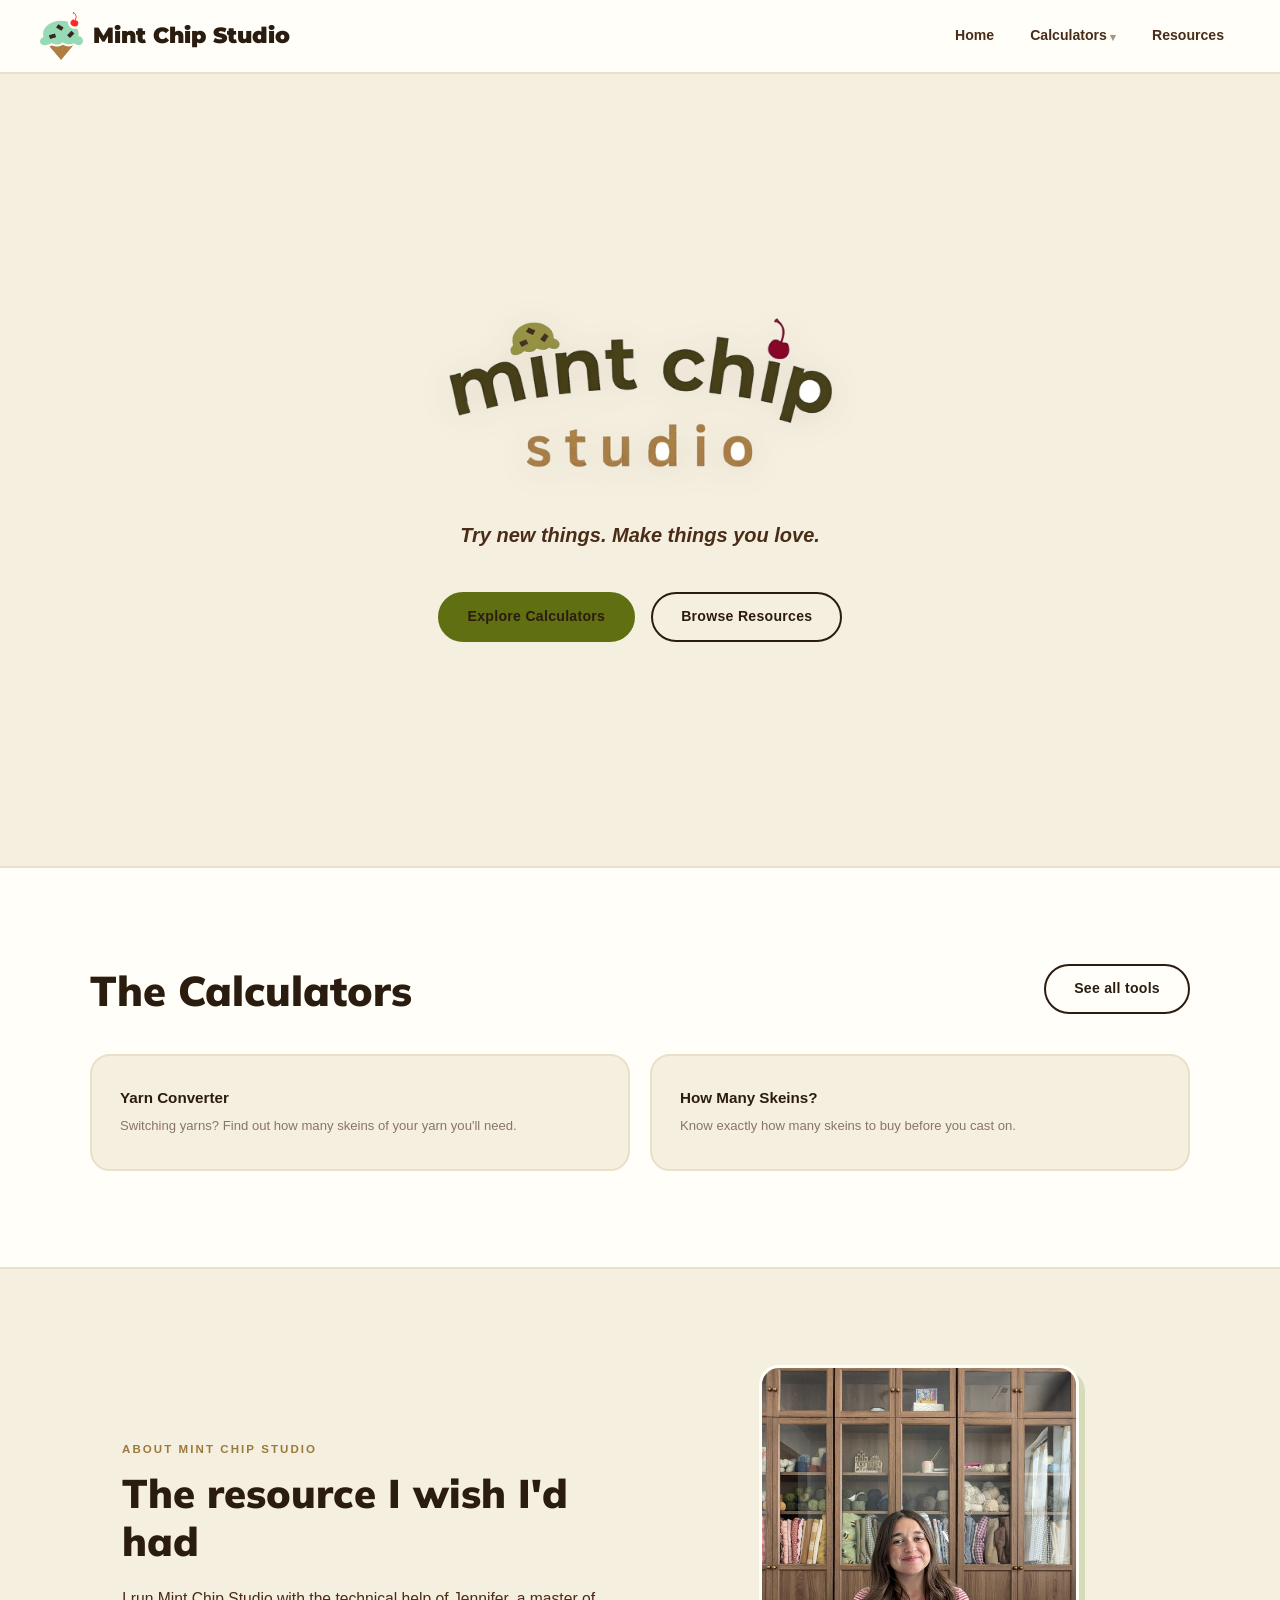
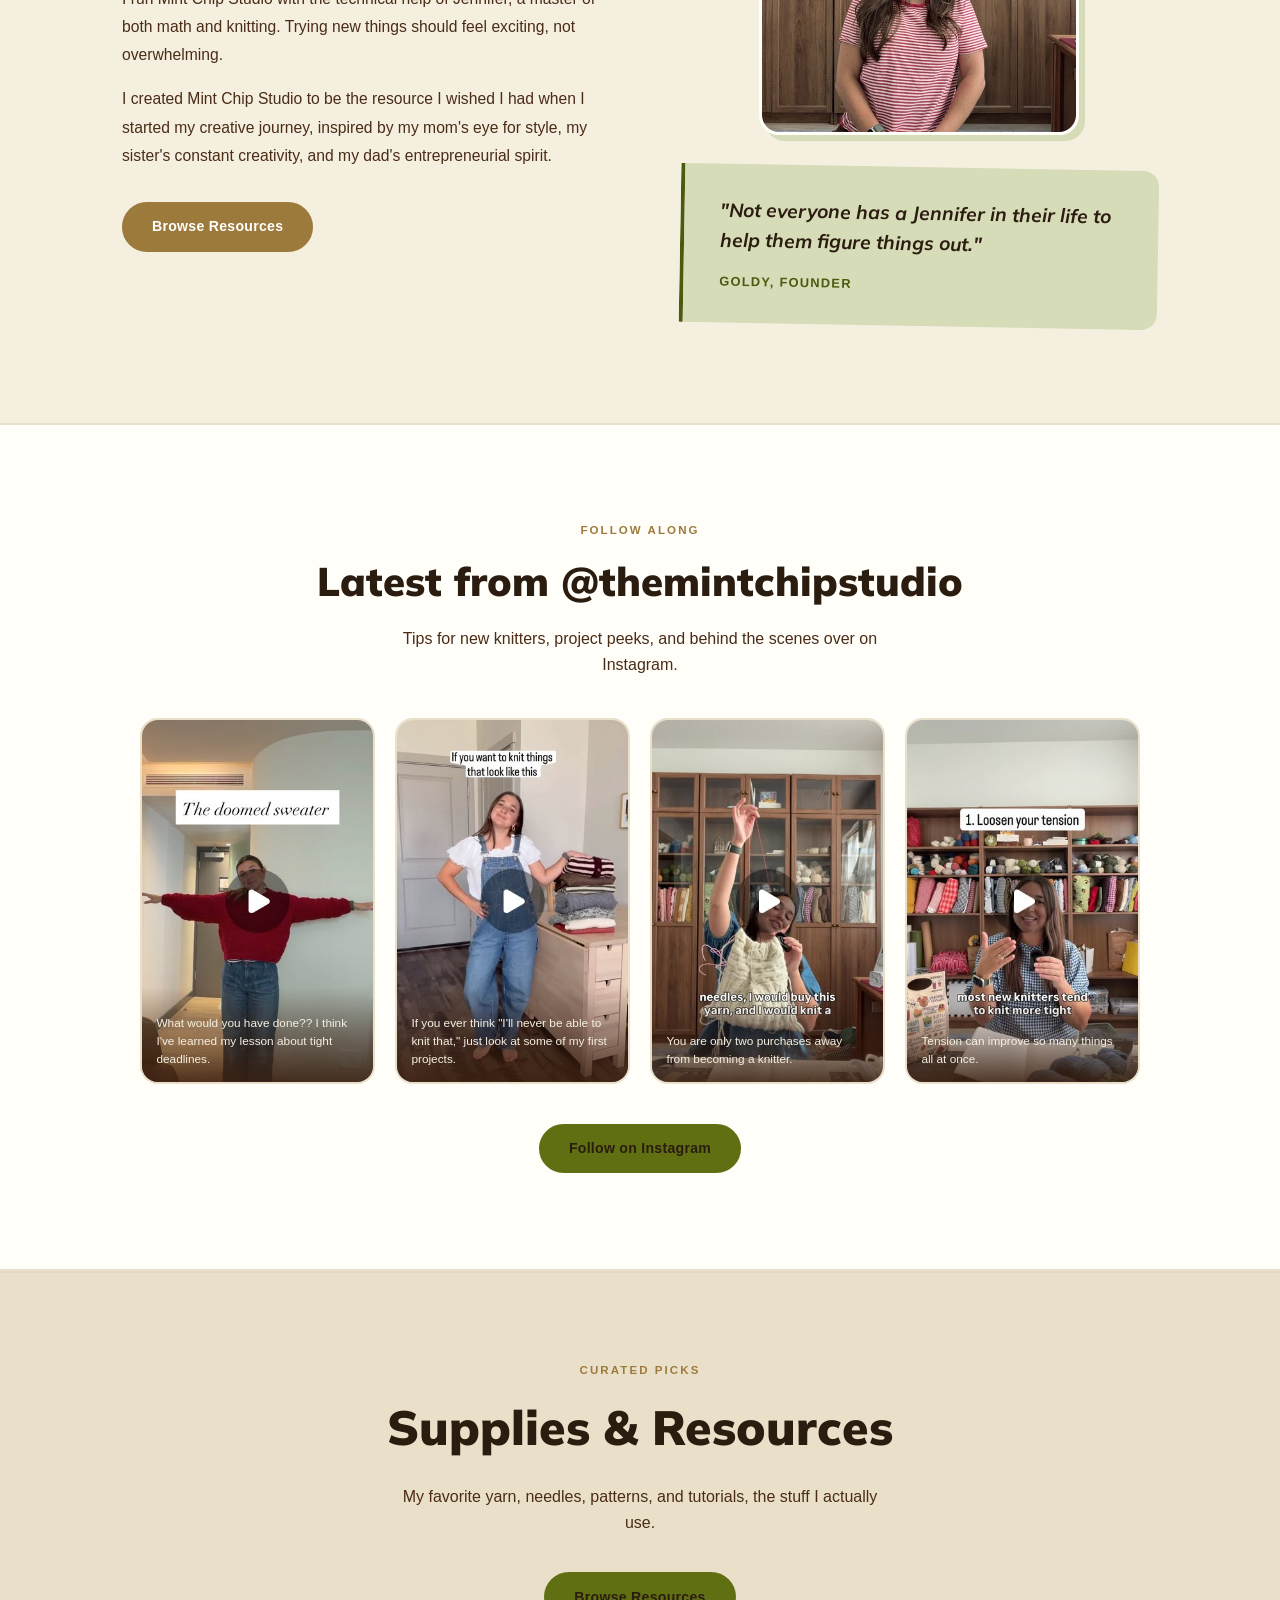
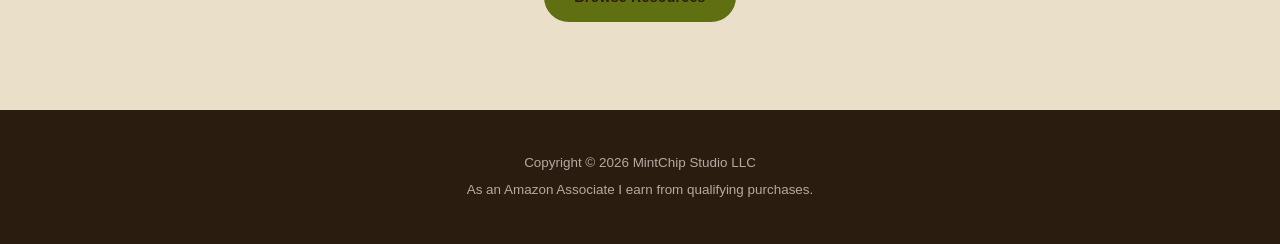
<file: index.html>
<!DOCTYPE html>
<html lang="en">
<head>
  <meta charset="UTF-8" />
  <meta name="viewport" content="width=device-width, initial-scale=1.0" />
  <link rel="icon" type="image/png" href="/icons/favicon-32.png" />
  <link rel="apple-touch-icon" href="/icons/apple-touch-icon.png" />
  <title>Mint Chip Studio: Knitting Calculators &amp; Resources</title>
  <meta name="description" content="Free knitting calculators and curated resources to help you try new things and make things you love." />
  <link rel="stylesheet" href="/style.css" />
  <style>
    /* ── JEWEL-TONE PREVIEW OVERRIDE (homepage only) ── */
    :root {
      --brown:       #2b1c10;
      --brown-mid:   #4a2c17;
      --gold:        #9c7a3c;
      --gold-light:  #cbb27e;
      --mint:        #606f12;
      --mint-dark:   #4a5a0e;
      --mint-light:  #d6dcb8;
      --cherry:      #4a1115;
      --cream:       #f5efe0;
      --cream-dark:  #eae0c9;
      --warm-white:  #fffef9;
      --gray:        #8a7565;
    }

    /* ── HERO ── */
    .hero {
      position: relative;
      min-height: 88vh;
      display: flex;
      align-items: center;
      justify-content: center;
      overflow: hidden;
      padding: 5rem 2rem 4rem;
      background: var(--cream);
    }

    /* center content */
    .hero-center {
      position: relative;
      z-index: 2;
      text-align: center;
      max-width: 700px;
    }

    .hero-logo {
      width: min(600px, 88vw);
      height: auto;
      margin-bottom: 2rem;
      /* slight drop shadow to lift off cream bg */
      filter: drop-shadow(0 4px 16px rgba(59,32,16,0.08));
    }

    .hero-tagline {
      font-size: clamp(1rem, 2.2vw, 1.25rem);
      color: var(--brown-mid);
      font-weight: 600;
      margin-bottom: 2.5rem;
      font-style: italic;
    }

    .hero-buttons {
      display: flex;
      gap: 1rem;
      justify-content: center;
      flex-wrap: wrap;
    }

    /* ── TOOLS SECTION ── */
    .tools-section {
      padding: 6rem 2rem;
      background: var(--warm-white);
      border-top: 2px solid var(--cream-dark);
      border-bottom: 2px solid var(--cream-dark);
    }

    .tools-inner { max-width: 1100px; margin: 0 auto; }

    .tools-header {
      display: flex;
      align-items: flex-end;
      justify-content: space-between;
      margin-bottom: 2.5rem;
      flex-wrap: wrap;
      gap: 1rem;
    }

    .tools-header h2 {
      font-size: clamp(1.8rem, 3.5vw, 2.6rem);
      font-weight: 900;
      line-height: 1.1;
    }

    .tools-grid {
      display: grid;
      grid-template-columns: repeat(2, 1fr);
      gap: 1.25rem;
    }

    .tool-card {
      background: var(--cream);
      border: 2px solid var(--cream-dark);
      border-radius: 20px;
      padding: 2rem 1.75rem;
      text-decoration: none;
      color: var(--brown);
      transition: transform 0.2s, box-shadow 0.2s, border-color 0.2s;
      display: flex;
      flex-direction: column;
      gap: 0.5rem;
    }

    .tool-card:hover {
      transform: translateY(-5px) rotate(-0.4deg);
      box-shadow: 0 10px 30px rgba(59,32,16,0.1);
      border-color: var(--mint);
    }

    .tool-card h3 {
      font-size: 0.95rem;
      font-weight: 800;
      line-height: 1.3;
    }

    .tool-card p {
      font-size: 0.82rem;
      color: var(--gray);
      font-weight: 400;
      line-height: 1.65;
      flex: 1;
    }

    /* ── ABOUT ── */
    .about-section {
      padding: 6rem 2rem;
      max-width: 1100px;
      margin: 0 auto;
      display: grid;
      grid-template-columns: 1fr 1fr;
      gap: 5rem;
      align-items: center;
    }

    .about-text h2 {
      font-size: clamp(1.8rem, 3.5vw, 2.5rem);
      font-weight: 900;
      line-height: 1.2;
      margin: 0.6rem 0 1.25rem;
    }

    .about-text p {
      color: var(--brown-mid);
      font-size: 0.98rem;
      font-weight: 400;
      line-height: 1.8;
      margin-bottom: 1rem;
    }

    .about-text p:last-of-type { margin-bottom: 2rem; }

    .about-photo {
      width: 78%;
      max-width: 320px;
      margin: 0 auto 2rem;
      display: block;
      border-radius: 20px;
      border: 3px solid var(--warm-white);
      box-shadow: 6px 6px 0 var(--mint-light);
    }

    .about-quote {
      background: var(--mint-light);
      border-left: 4px solid var(--mint-dark);
      border-radius: 0 16px 16px 0;
      padding: 2rem 2.25rem;
      font-family: 'Mulish', sans-serif;
      font-style: italic;
      font-weight: 700;
      font-size: 1.2rem;
      color: var(--brown);
      line-height: 1.55;
      transform: rotate(1deg);
    }

    .about-quote cite {
      display: block;
      margin-top: 1rem;
      font-size: 0.8rem;
      font-style: normal;
      font-family: Verdana, Geneva, sans-serif;
      font-weight: 800;
      letter-spacing: 0.1em;
      text-transform: uppercase;
      color: var(--mint-dark);
    }

    /* ── INSTAGRAM ── */
    .insta-section {
      padding: 6rem 2rem;
      background: var(--warm-white);
      border-top: 2px solid var(--cream-dark);
      border-bottom: 2px solid var(--cream-dark);
      text-align: center;
    }

    .insta-section h2 {
      font-size: clamp(1.8rem, 3.5vw, 2.5rem);
      font-weight: 900;
      margin: 0.5rem 0 0.75rem;
    }

    .insta-section > p {
      color: var(--brown-mid);
      max-width: 480px;
      margin: 0 auto 2.5rem;
    }

    .insta-grid {
      max-width: 1000px;
      margin: 0 auto 2.5rem;
      display: grid;
      grid-template-columns: repeat(4, 1fr);
      gap: 1.25rem;
    }

    .insta-card {
      position: relative;
      display: block;
      aspect-ratio: 9 / 14;
      border-radius: 18px;
      overflow: hidden;
      border: 2px solid var(--cream-dark);
      box-shadow: 4px 4px 0 transparent;
      transition: transform 0.2s, box-shadow 0.2s, border-color 0.2s;
    }

    .insta-card:hover {
      transform: translateY(-5px) rotate(-0.4deg);
      box-shadow: 6px 6px 0 var(--mint-light);
      border-color: var(--mint);
    }

    .insta-card img {
      width: 100%;
      height: 100%;
      object-fit: cover;
      display: block;
    }

    .insta-caption {
      position: absolute;
      inset: auto 0 0 0;
      padding: 1.75rem 0.9rem 0.85rem;
      background: linear-gradient(to top, rgba(59,32,16,0.88), rgba(59,32,16,0));
      color: var(--cream);
      font-size: 0.74rem;
      line-height: 1.5;
      text-align: left;
    }

    @media (max-width: 900px) {
      .insta-grid { grid-template-columns: repeat(2, 1fr); }
    }

    /* ── RESOURCES TEASER ── */
    .res-teaser {
      background: var(--cream-dark);
      border-top: 2px solid #e5d8c8;
      padding: 5.5rem 2rem;
      text-align: center;
    }

    .res-teaser h2 {
      font-size: clamp(2rem, 4vw, 3rem);
      font-weight: 900;
      margin: 0.5rem 0 1rem;
    }

    .res-teaser p {
      color: var(--brown-mid);
      font-size: 1rem;
      max-width: 500px;
      margin: 0 auto 2.25rem;
    }

    /* ── RESPONSIVE ── */
    @media (max-width: 700px) {
      .about-section { grid-template-columns: 1fr; gap: 3rem; }
    }
    @media (max-width: 480px) {
      .tools-grid { grid-template-columns: 1fr; }
    }
  </style>
</head>
<body>

<nav>
  <div class="nav-inner">
    <a href="/" class="nav-logo">
      <img src="/icons/logo_color.svg" alt="Mint Chip Studio" />
      <span class="nav-logo-text">Mint Chip Studio</span>
    </a>
    <button class="nav-toggle" aria-label="Toggle menu" onclick="document.querySelector('.nav-links').classList.toggle('open')">
      <span></span><span></span><span></span>
    </button>
    <ul class="nav-links">
      <li><a href="/">Home</a></li>
      <li class="nav-dropdown">
        <a href="/calculators/">Calculators</a>
        <ul class="dropdown-menu">
          <li><a href="/calculators/yarn-converter.html">Yarn Converter</a></li>
          <li><a href="/calculators/how-many-skeins.html">How Many Skeins Do I Need</a></li>
        </ul>
      </li>
      <li><a href="/resources.html">Resources</a></li>
    </ul>
  </div>
</nav>

<main>

  <!-- HERO -->
  <section class="hero">
    <div class="hero-center">
      <img src="/logo-full-t-olive.png" alt="Mint Chip Studio" class="hero-logo" />
      <p class="hero-tagline">Try new things. Make things you love.</p>
      <div class="hero-buttons">
        <a href="/calculators/" class="btn btn-mint">Explore Calculators</a>
        <a href="/resources.html" class="btn">Browse Resources</a>
      </div>
    </div>
  </section>

  <!-- TOOLS -->
  <section class="tools-section">
    <div class="tools-inner">
      <div class="tools-header">
        <h2>The Calculators</h2>
        <a href="/calculators/" class="btn">See all tools</a>
      </div>
      <div class="tools-grid">
        <a href="/calculators/yarn-converter.html" class="tool-card">
          <h3>Yarn Converter</h3>
          <p>Switching yarns? Find out how many skeins of your yarn you'll need.</p>
        </a>
        <a href="/calculators/how-many-skeins.html" class="tool-card">
          <h3>How Many Skeins?</h3>
          <p>Know exactly how many skeins to buy before you cast on.</p>
        </a>
      </div>
    </div>
  </section>

  <!-- ABOUT -->
  <section>
    <div class="about-section">
      <div class="about-text">
        <span class="eyebrow">About Mint Chip Studio</span>
        <h2>The resource I wish I'd had</h2>
        <p>I run Mint Chip Studio with the technical help of Jennifer, a master of both math and knitting. Trying new things should feel exciting, not overwhelming.</p>
        <p>I created Mint Chip Studio to be the resource I wished I had when I started my creative journey, inspired by my mom's eye for style, my sister's constant creativity, and my dad's entrepreneurial spirit.</p>
        <a href="/resources.html" class="btn btn-gold">Browse Resources</a>
      </div>
      <div>
        <img src="/goldy-small.jpg" alt="Me in my yarn studio" class="about-photo" />
        <div class="about-quote">
          "Not everyone has a Jennifer in their life to help them figure things out."
          <cite>Goldy, Founder</cite>
        </div>
      </div>
    </div>
  </section>

  <!-- INSTAGRAM -->
  <section class="insta-section">
    <span class="eyebrow">Follow Along</span>
    <h2>Latest from @themintchipstudio</h2>
    <p>Tips for new knitters, project peeks, and behind the scenes over on Instagram.</p>
    <div class="insta-grid">
      <a href="https://www.instagram.com/themintchipstudio/reel/DZshGPHhWVq/" class="insta-card" target="_blank" rel="noopener">
        <img src="/insta/post1.jpg" alt="Instagram post from Mint Chip Studio" loading="lazy" />
        <span class="insta-caption">What would you have done?? I think I've learned my lesson about tight deadlines.</span>
      </a>
      <a href="https://www.instagram.com/themintchipstudio/reel/DTYPx_YlFVb/" class="insta-card" target="_blank" rel="noopener">
        <img src="/insta/post2.jpg" alt="Instagram post from Mint Chip Studio" loading="lazy" />
        <span class="insta-caption">If you ever think "I'll never be able to knit that," just look at some of my first projects.</span>
      </a>
      <a href="https://www.instagram.com/p/DX271uLuFCt/" class="insta-card" target="_blank" rel="noopener">
        <img src="/insta/post3.jpg" alt="Instagram post from Mint Chip Studio" loading="lazy" />
        <span class="insta-caption">You are only two purchases away from becoming a knitter.</span>
      </a>
      <a href="https://www.instagram.com/p/DW5AeWjjtF3/" class="insta-card" target="_blank" rel="noopener">
        <img src="/insta/post4.jpg" alt="Instagram post from Mint Chip Studio" loading="lazy" />
        <span class="insta-caption">Tension can improve so many things all at once.</span>
      </a>
    </div>
    <a href="https://www.instagram.com/themintchipstudio/" class="btn btn-mint" target="_blank" rel="noopener">Follow on Instagram</a>
  </section>

  <!-- RESOURCES TEASER -->
  <section class="res-teaser">
    <span class="eyebrow">Curated Picks</span>
    <h2>Supplies &amp; Resources</h2>
    <p>My favorite yarn, needles, patterns, and tutorials, the stuff I actually use.</p>
    <a href="/resources.html" class="btn btn-mint">Browse Resources</a>
  </section>

</main>

<footer>
  <p>Copyright &copy; 2026 MintChip Studio LLC</p>
  <p>As an Amazon Associate I earn from qualifying purchases.</p>
</footer>

<script src="/nav.js"></script>
</body>
</html>
</file>
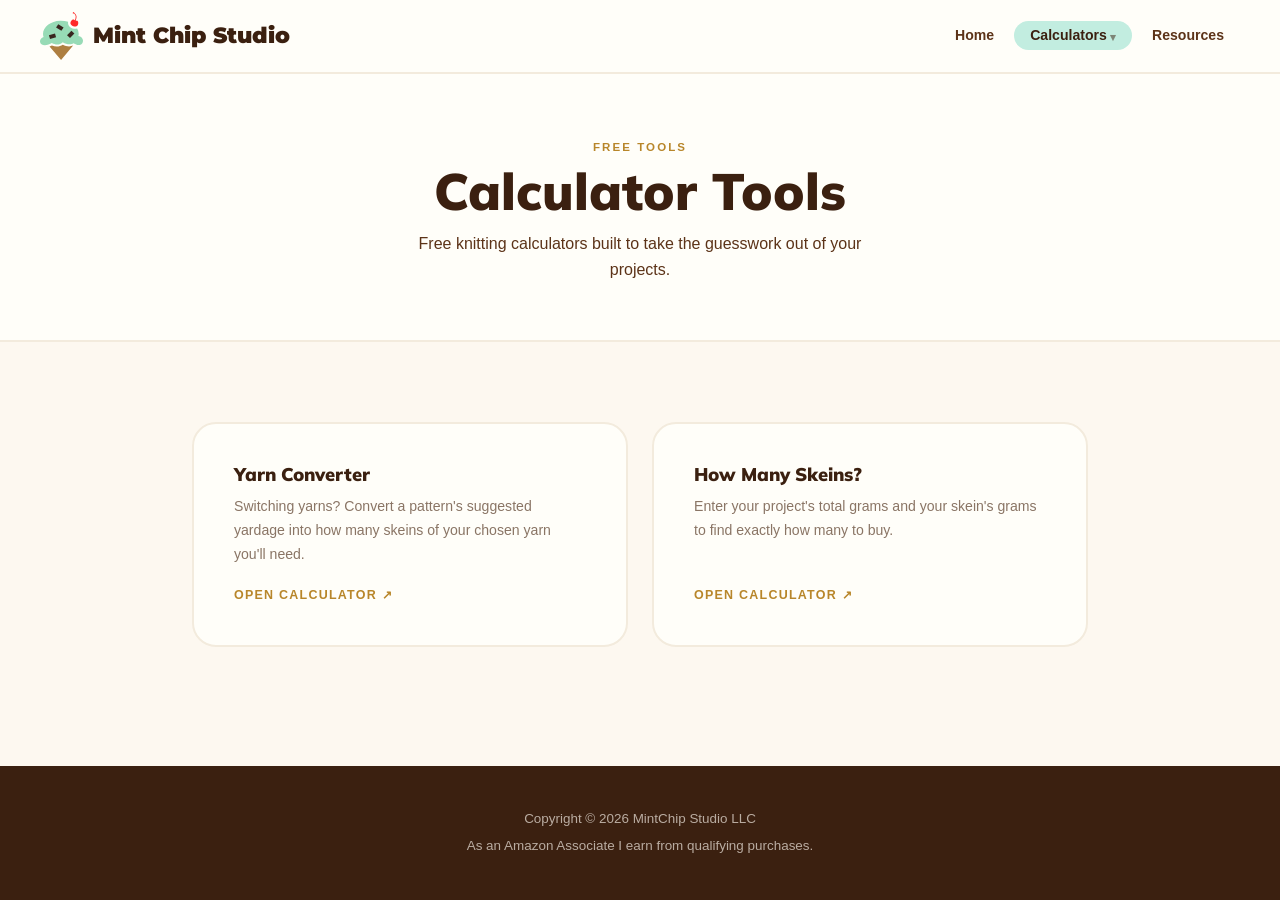
<file: calculators/index.html>
<!DOCTYPE html>
<html lang="en">
<head>
  <meta charset="UTF-8" />
  <meta name="viewport" content="width=device-width, initial-scale=1.0" />
  <link rel="icon" type="image/png" href="/icons/favicon-32.png" />
  <link rel="apple-touch-icon" href="/icons/apple-touch-icon.png" />
  <title>Calculators — Mint Chip Studio</title>
  <link rel="stylesheet" href="/style.css" />
  <style>
    .calcs-grid {
      max-width: 960px;
      margin: 0 auto;
      padding: 5rem 2rem 7rem;
      display: grid;
      grid-template-columns: repeat(2, 1fr);
      gap: 1.5rem;
    }
    .calc-card {
      background: var(--warm-white);
      border: 2px solid var(--cream-dark);
      border-radius: 24px;
      padding: 2.5rem;
      text-decoration: none;
      color: var(--brown);
      transition: transform 0.2s, box-shadow 0.2s, border-color 0.2s;
      display: flex;
      flex-direction: column;
      gap: 0.6rem;
      box-shadow: 4px 4px 0 transparent;
    }
    .calc-card:hover {
      transform: translate(-3px, -4px);
      border-color: var(--mint);
      box-shadow: 6px 6px 0 var(--mint-light);
    }
    .calc-card h2 { font-size: 1.15rem; font-weight: 900; line-height: 1.2; }
    .calc-card p { font-size: 0.88rem; color: var(--gray); line-height: 1.7; flex: 1; }
    .calc-go {
      font-size: 0.78rem;
      font-weight: 800;
      letter-spacing: 0.1em;
      text-transform: uppercase;
      color: var(--gold);
      margin-top: 0.5rem;
    }
    .calc-go::after { content: ' ↗'; }
    @media (max-width: 620px) { .calcs-grid { grid-template-columns: 1fr; padding: 3rem 1.5rem 5rem; } }
  </style>
</head>
<body>

<nav>
  <div class="nav-inner">
    <a href="/" class="nav-logo"><img src="/icons/logo_color.svg" alt="Mint Chip Studio" /><span class="nav-logo-text">Mint Chip Studio</span></a>
    <button class="nav-toggle" aria-label="Toggle menu" onclick="document.querySelector('.nav-links').classList.toggle('open')">
      <span></span><span></span><span></span>
    </button>
    <ul class="nav-links">
      <li><a href="/">Home</a></li>
      <li class="nav-dropdown">
        <a href="/calculators/" class="active">Calculators</a>
        <ul class="dropdown-menu">
          <li><a href="/calculators/yarn-converter.html">Yarn Converter</a></li>
          <li><a href="/calculators/how-many-skeins.html">How Many Skeins Do I Need</a></li>
        </ul>
      </li>
      <li><a href="/resources.html">Resources</a></li>
    </ul>
  </div>
</nav>

<main>
  <div style="background:var(--warm-white);border-bottom:2px solid var(--cream-dark);padding:4rem 2rem 3.5rem;text-align:center;">
    <span class="eyebrow">Free Tools</span>
    <h1 style="font-size:clamp(2rem,5vw,3.2rem);font-weight:900;line-height:1.05;margin:0.5rem 0 0.75rem;">Calculator Tools</h1>
    <p style="color:var(--brown-mid);max-width:480px;margin:0 auto;">Free knitting calculators built to take the guesswork out of your projects.</p>
  </div>

  <div class="calcs-grid">
    <a href="/calculators/yarn-converter.html" class="calc-card">
      <h2>Yarn Converter</h2>
      <p>Switching yarns? Convert a pattern's suggested yardage into how many skeins of your chosen yarn you'll need.</p>
      <span class="calc-go">Open Calculator</span>
    </a>
    <a href="/calculators/how-many-skeins.html" class="calc-card">
      <h2>How Many Skeins?</h2>
      <p>Enter your project's total grams and your skein's grams to find exactly how many to buy.</p>
      <span class="calc-go">Open Calculator</span>
    </a>
  </div>
</main>

<footer>
  <p>Copyright &copy; 2026 MintChip Studio LLC</p>
  <p>As an Amazon Associate I earn from qualifying purchases.</p>
</footer>

<script src="/nav.js"></script>
</body>
</html>
</file>
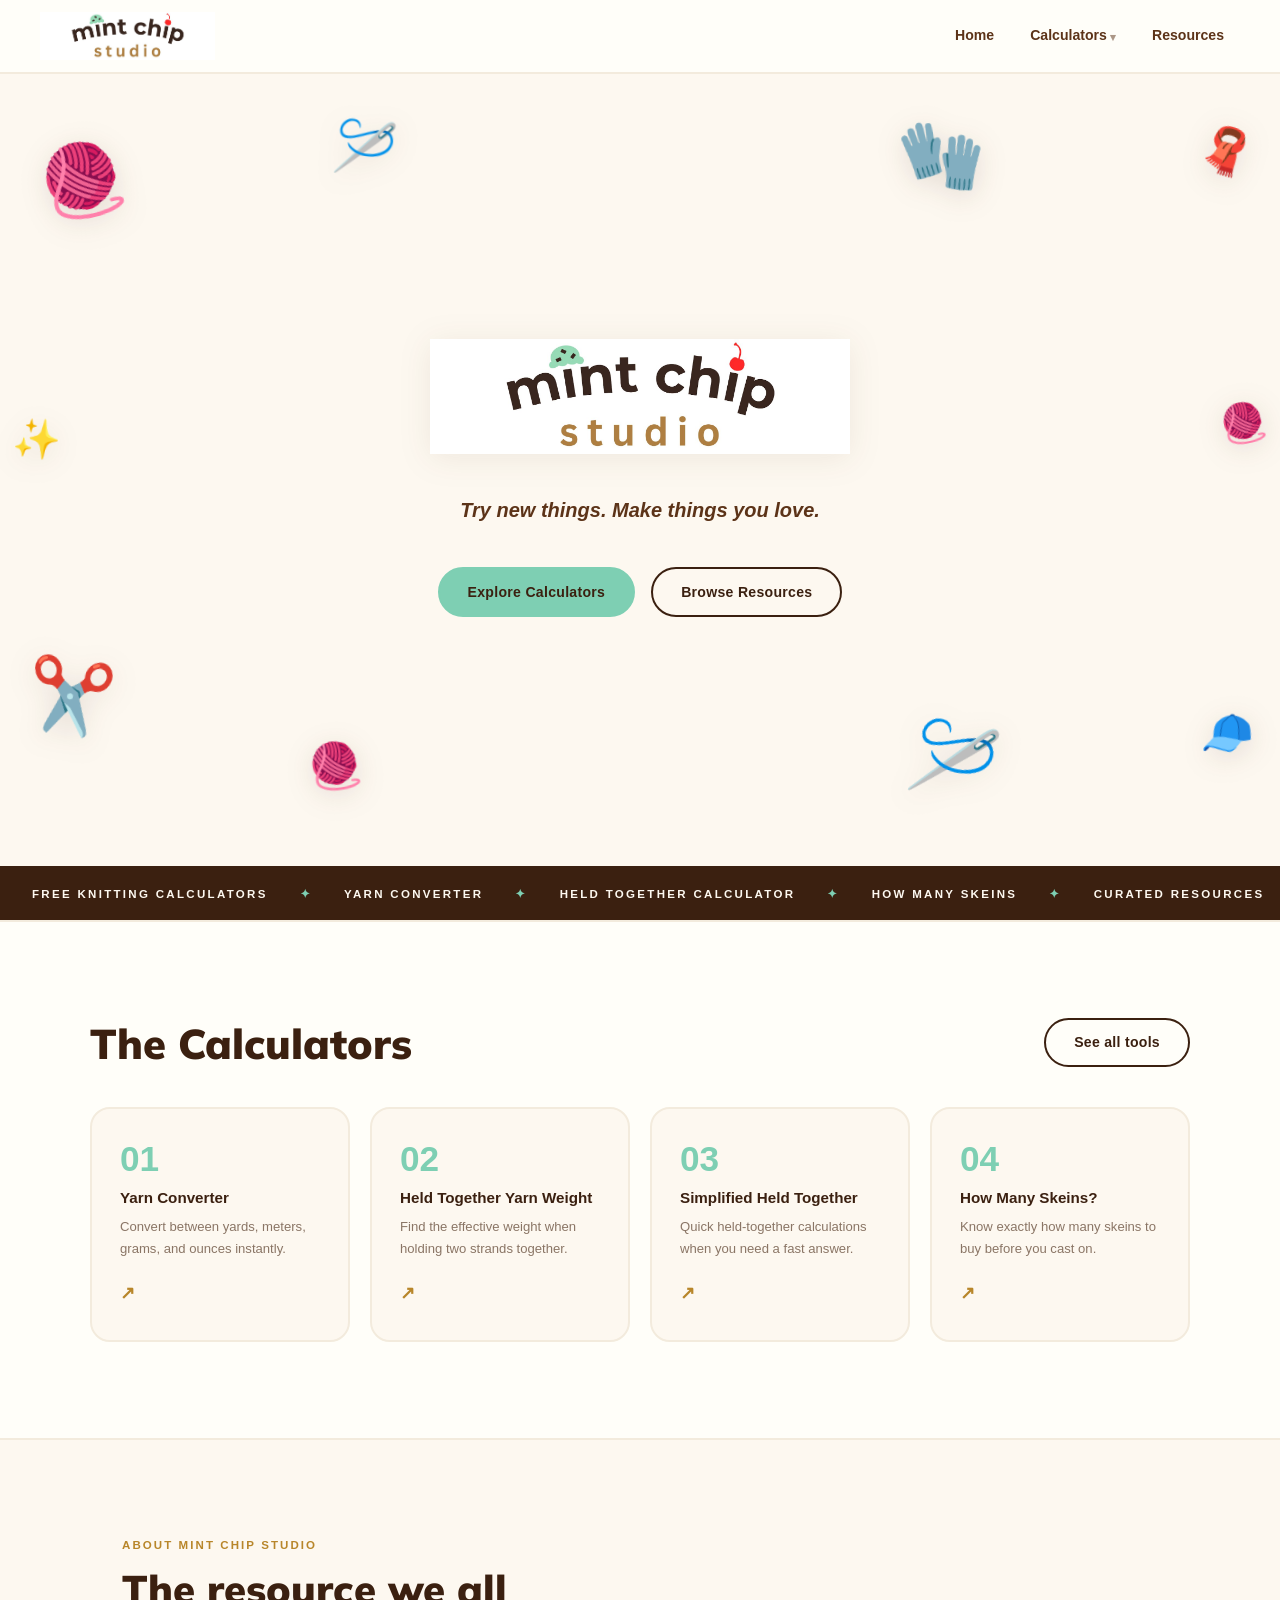
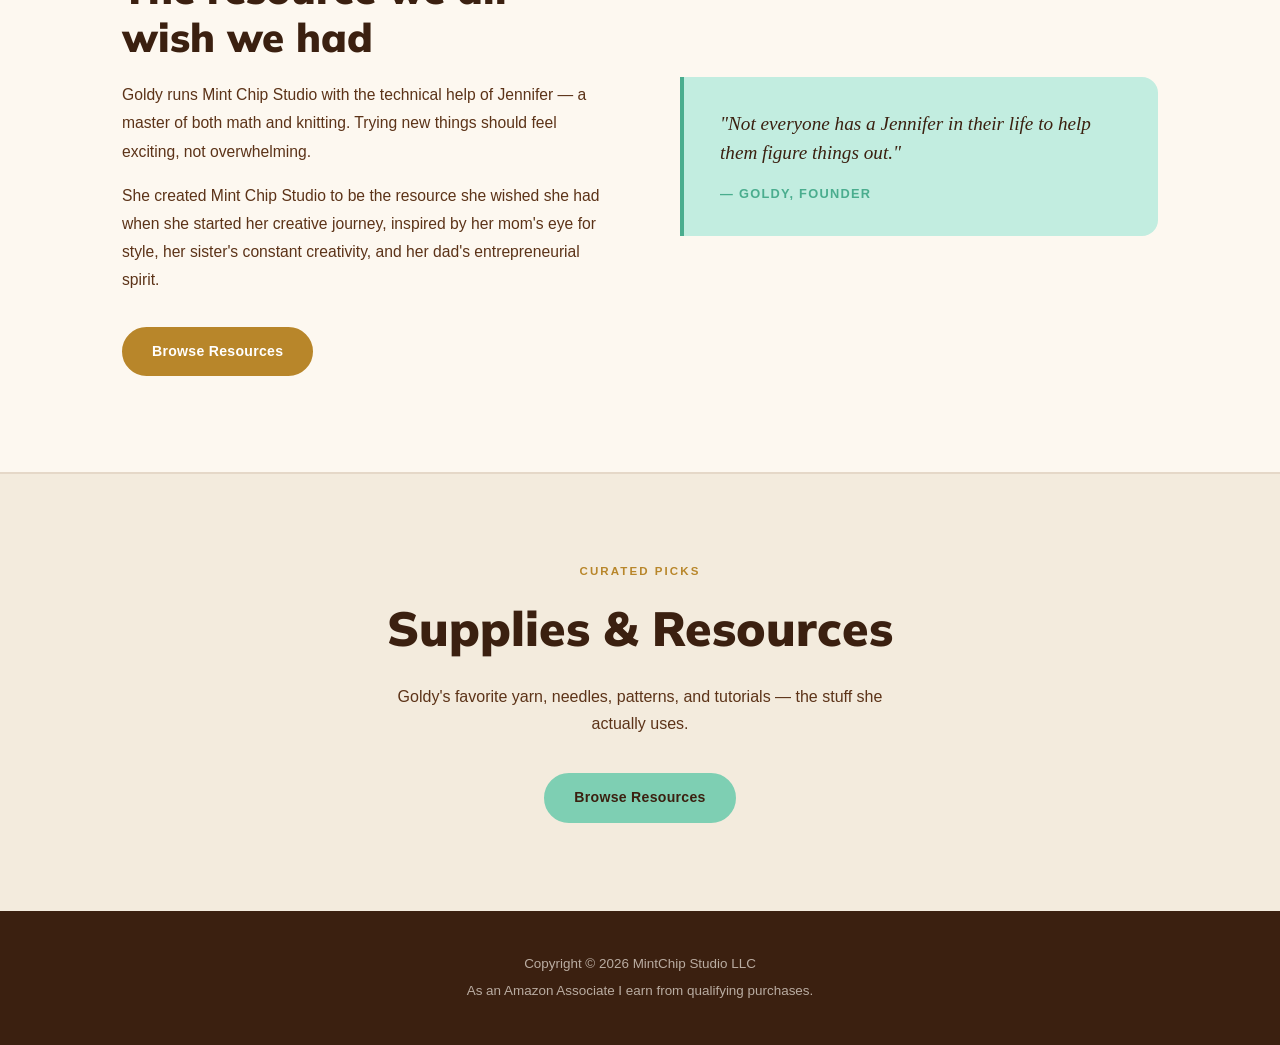
<file: mintchip222/index.html>
<!DOCTYPE html>
<html lang="en">
<head>
  <meta charset="UTF-8" />
  <meta name="viewport" content="width=device-width, initial-scale=1.0" />
  <title>Mint Chip Studio — Knitting Calculators &amp; Resources</title>
  <meta name="description" content="Free knitting calculators and curated resources to help you try new things and make things you love." />
  <link rel="stylesheet" href="/style.css" />
  <style>

    /* ── HERO ── */
    .hero {
      position: relative;
      min-height: 88vh;
      display: flex;
      align-items: center;
      justify-content: center;
      overflow: hidden;
      padding: 5rem 2rem 4rem;
      background: var(--cream);
    }

    /* floating knitting emojis — like Syd Graham's scattered product images */
    .float-item {
      position: absolute;
      font-size: clamp(3rem, 5.5vw, 5.5rem);
      animation: floatBob ease-in-out infinite;
      user-select: none;
      filter: drop-shadow(0 6px 14px rgba(59,32,16,0.13));
      pointer-events: none;
    }

    .f1  { top: 6%;   left: 3%;   animation-duration: 7s;  animation-delay: 0s;   transform: rotate(-14deg); }
    .f2  { top: 4%;   left: 26%;  animation-duration: 9s;  animation-delay: -2s;  transform: rotate(6deg);  font-size: clamp(2.5rem,4vw,4rem); }
    .f3  { top: 3%;   right: 23%; animation-duration: 8s;  animation-delay: -4s;  transform: rotate(-5deg); }
    .f4  { top: 5%;   right: 2%;  animation-duration: 11s; animation-delay: -1s;  transform: rotate(16deg); font-size: clamp(2rem,3.5vw,3.5rem); }
    .f5  { bottom: 14%; left: 2%;  animation-duration: 9s;  animation-delay: -3s;  transform: rotate(9deg); }
    .f6  { bottom: 8%;  left: 24%; animation-duration: 7s;  animation-delay: -5s;  transform: rotate(-8deg); font-size: clamp(2rem,3.5vw,3.5rem); }
    .f7  { bottom: 6%;  right: 22%;animation-duration: 10s; animation-delay: -2s;  transform: rotate(12deg); }
    .f8  { bottom: 12%; right: 2%; animation-duration: 8s;  animation-delay: -6s;  transform: rotate(-10deg); font-size: clamp(2rem,3.5vw,3.5rem); }
    .f9  { top: 42%;  left: 1%;   animation-duration: 12s; animation-delay: -4s;  transform: rotate(5deg);  font-size: clamp(2rem,3vw,3rem); }
    .f10 { top: 40%;  right: 1%;  animation-duration: 10s; animation-delay: -7s;  transform: rotate(-12deg); font-size: clamp(2rem,3vw,3rem); }

    @keyframes floatBob {
      0%, 100% { translate: 0 0; }
      30%       { translate: 4px -10px; }
      70%       { translate: -3px 7px; }
    }

    /* center content */
    .hero-center {
      position: relative;
      z-index: 2;
      text-align: center;
      max-width: 700px;
    }

    .hero-logo {
      width: min(420px, 75vw);
      height: auto;
      margin-bottom: 2rem;
      /* slight drop shadow to lift off cream bg */
      filter: drop-shadow(0 4px 16px rgba(59,32,16,0.08));
    }

    .hero-tagline {
      font-size: clamp(1rem, 2.2vw, 1.25rem);
      color: var(--brown-mid);
      font-weight: 600;
      margin-bottom: 2.5rem;
      font-style: italic;
    }

    .hero-buttons {
      display: flex;
      gap: 1rem;
      justify-content: center;
      flex-wrap: wrap;
    }

    /* ── MARQUEE ── */
    .marquee-strip {
      background: var(--brown);
      overflow: hidden;
      white-space: nowrap;
      padding: 0.85rem 0;
    }
    .marquee-track {
      display: inline-flex;
      animation: marquee 26s linear infinite;
    }
    .marquee-track span {
      font-size: 0.72rem;
      font-weight: 800;
      letter-spacing: 0.2em;
      text-transform: uppercase;
      color: var(--cream);
      padding: 0 2rem;
    }
    .marquee-track .dot { color: var(--mint); padding: 0; }
    @keyframes marquee { from { transform: translateX(0); } to { transform: translateX(-50%); } }

    /* ── TOOLS SECTION ── */
    .tools-section {
      padding: 6rem 2rem;
      background: var(--warm-white);
      border-top: 2px solid var(--cream-dark);
      border-bottom: 2px solid var(--cream-dark);
    }

    .tools-inner { max-width: 1100px; margin: 0 auto; }

    .tools-header {
      display: flex;
      align-items: flex-end;
      justify-content: space-between;
      margin-bottom: 2.5rem;
      flex-wrap: wrap;
      gap: 1rem;
    }

    .tools-header h2 {
      font-size: clamp(1.8rem, 3.5vw, 2.6rem);
      font-weight: 900;
      line-height: 1.1;
    }

    .tools-grid {
      display: grid;
      grid-template-columns: repeat(4, 1fr);
      gap: 1.25rem;
    }

    .tool-card {
      background: var(--cream);
      border: 2px solid var(--cream-dark);
      border-radius: 20px;
      padding: 2rem 1.75rem;
      text-decoration: none;
      color: var(--brown);
      transition: transform 0.2s, box-shadow 0.2s, border-color 0.2s;
      display: flex;
      flex-direction: column;
      gap: 0.5rem;
    }

    .tool-card:hover {
      transform: translateY(-5px) rotate(-0.4deg);
      box-shadow: 0 10px 30px rgba(59,32,16,0.1);
      border-color: var(--mint);
    }

    .tool-num {
      font-size: 2.2rem;
      font-weight: 900;
      color: var(--mint);
      line-height: 1;
      margin-bottom: 0.25rem;
    }

    .tool-card h3 {
      font-size: 0.95rem;
      font-weight: 800;
      line-height: 1.3;
    }

    .tool-card p {
      font-size: 0.82rem;
      color: var(--gray);
      font-weight: 400;
      line-height: 1.65;
      flex: 1;
    }

    .tool-arrow {
      font-size: 1.1rem;
      color: var(--gold);
      margin-top: 0.75rem;
      font-weight: 900;
      display: inline-block;
      transition: transform 0.2s;
    }
    .tool-card:hover .tool-arrow { transform: translate(3px, -3px); }

    /* ── ABOUT ── */
    .about-section {
      padding: 6rem 2rem;
      max-width: 1100px;
      margin: 0 auto;
      display: grid;
      grid-template-columns: 1fr 1fr;
      gap: 5rem;
      align-items: center;
    }

    .about-text h2 {
      font-size: clamp(1.8rem, 3.5vw, 2.5rem);
      font-weight: 900;
      line-height: 1.2;
      margin: 0.6rem 0 1.25rem;
    }

    .about-text p {
      color: var(--brown-mid);
      font-size: 0.98rem;
      font-weight: 400;
      line-height: 1.8;
      margin-bottom: 1rem;
    }

    .about-text p:last-of-type { margin-bottom: 2rem; }

    .about-quote {
      background: var(--mint-light);
      border-left: 4px solid var(--mint-dark);
      border-radius: 0 16px 16px 0;
      padding: 2rem 2.25rem;
      font-family: 'Lora', serif;
      font-style: italic;
      font-size: 1.2rem;
      color: var(--brown);
      line-height: 1.55;
    }

    .about-quote cite {
      display: block;
      margin-top: 1rem;
      font-size: 0.8rem;
      font-style: normal;
      font-family: 'Nunito', sans-serif;
      font-weight: 800;
      letter-spacing: 0.1em;
      text-transform: uppercase;
      color: var(--mint-dark);
    }

    /* ── RESOURCES TEASER ── */
    .res-teaser {
      background: var(--cream-dark);
      border-top: 2px solid #e5d8c8;
      padding: 5.5rem 2rem;
      text-align: center;
    }

    .res-teaser h2 {
      font-size: clamp(2rem, 4vw, 3rem);
      font-weight: 900;
      margin: 0.5rem 0 1rem;
    }

    .res-teaser p {
      color: var(--brown-mid);
      font-size: 1rem;
      max-width: 500px;
      margin: 0 auto 2.25rem;
    }

    /* ── RESPONSIVE ── */
    @media (max-width: 900px) {
      .tools-grid { grid-template-columns: repeat(2, 1fr); }
    }
    @media (max-width: 700px) {
      .about-section { grid-template-columns: 1fr; gap: 3rem; }
      .tools-grid { grid-template-columns: 1fr 1fr; }
    }
    @media (max-width: 480px) {
      .tools-grid { grid-template-columns: 1fr; }
    }
  </style>
</head>
<body>

<nav>
  <div class="nav-inner">
    <a href="/" class="nav-logo">
      <img src="/logo-wide.png" alt="Mint Chip Studio" />
    </a>
    <button class="nav-toggle" aria-label="Toggle menu" onclick="document.querySelector('.nav-links').classList.toggle('open')">
      <span></span><span></span><span></span>
    </button>
    <ul class="nav-links">
      <li><a href="/">Home</a></li>
      <li class="nav-dropdown">
        <a href="/calculators/">Calculators</a>
        <ul class="dropdown-menu">
          <li><a href="/calculators/yarn-converter.html">Yarn Converter</a></li>
          <li><a href="/calculators/simplified-held-together.html">Simplified Held Together</a></li>
          <li><a href="/calculators/how-many-skeins.html">How Many Skeins Do I Need</a></li>
          <li><a href="/calculators/held-together-yarn-weight.html">Held Together Yarn Weight</a></li>
        </ul>
      </li>
      <li><a href="/resources.html">Resources</a></li>
    </ul>
  </div>
</nav>

<main>

  <!-- HERO -->
  <section class="hero">
    <span class="float-item f1">🧶</span>
    <span class="float-item f2">🪡</span>
    <span class="float-item f3">🧤</span>
    <span class="float-item f4">🧣</span>
    <span class="float-item f5">✂️</span>
    <span class="float-item f6">🧶</span>
    <span class="float-item f7">🪡</span>
    <span class="float-item f8">🧢</span>
    <span class="float-item f9">✨</span>
    <span class="float-item f10">🧶</span>

    <div class="hero-center">
      <img src="/logo-full.png" alt="Mint Chip Studio" class="hero-logo" />
      <p class="hero-tagline">Try new things. Make things you love.</p>
      <div class="hero-buttons">
        <a href="/calculators/" class="btn btn-mint">Explore Calculators</a>
        <a href="/resources.html" class="btn">Browse Resources</a>
      </div>
    </div>
  </section>

  <!-- MARQUEE -->
  <div class="marquee-strip" aria-hidden="true">
    <div class="marquee-track">
      <span>Free Knitting Calculators</span><span class="dot">✦</span>
      <span>Yarn Converter</span><span class="dot">✦</span>
      <span>Held Together Calculator</span><span class="dot">✦</span>
      <span>How Many Skeins</span><span class="dot">✦</span>
      <span>Curated Resources</span><span class="dot">✦</span>
      <span>Made with 🧶 love</span><span class="dot">✦</span>
      <span>Free Knitting Calculators</span><span class="dot">✦</span>
      <span>Yarn Converter</span><span class="dot">✦</span>
      <span>Held Together Calculator</span><span class="dot">✦</span>
      <span>How Many Skeins</span><span class="dot">✦</span>
      <span>Curated Resources</span><span class="dot">✦</span>
      <span>Made with 🧶 love</span><span class="dot">✦</span>
    </div>
  </div>

  <!-- TOOLS -->
  <section class="tools-section">
    <div class="tools-inner">
      <div class="tools-header">
        <h2>The Calculators</h2>
        <a href="/calculators/" class="btn">See all tools</a>
      </div>
      <div class="tools-grid">
        <a href="/calculators/yarn-converter.html" class="tool-card">
          <div class="tool-num">01</div>
          <h3>Yarn Converter</h3>
          <p>Convert between yards, meters, grams, and ounces instantly.</p>
          <span class="tool-arrow">↗</span>
        </a>
        <a href="/calculators/held-together-yarn-weight.html" class="tool-card">
          <div class="tool-num">02</div>
          <h3>Held Together Yarn Weight</h3>
          <p>Find the effective weight when holding two strands together.</p>
          <span class="tool-arrow">↗</span>
        </a>
        <a href="/calculators/simplified-held-together.html" class="tool-card">
          <div class="tool-num">03</div>
          <h3>Simplified Held Together</h3>
          <p>Quick held-together calculations when you need a fast answer.</p>
          <span class="tool-arrow">↗</span>
        </a>
        <a href="/calculators/how-many-skeins.html" class="tool-card">
          <div class="tool-num">04</div>
          <h3>How Many Skeins?</h3>
          <p>Know exactly how many skeins to buy before you cast on.</p>
          <span class="tool-arrow">↗</span>
        </a>
      </div>
    </div>
  </section>

  <!-- ABOUT -->
  <section>
    <div class="about-section">
      <div class="about-text">
        <span class="eyebrow">About Mint Chip Studio</span>
        <h2>The resource we all wish we had</h2>
        <p>Goldy runs Mint Chip Studio with the technical help of Jennifer — a master of both math and knitting. Trying new things should feel exciting, not overwhelming.</p>
        <p>She created Mint Chip Studio to be the resource she wished she had when she started her creative journey, inspired by her mom's eye for style, her sister's constant creativity, and her dad's entrepreneurial spirit.</p>
        <a href="/resources.html" class="btn btn-gold">Browse Resources</a>
      </div>
      <div>
        <div class="about-quote">
          "Not everyone has a Jennifer in their life to help them figure things out."
          <cite>— Goldy, Founder</cite>
        </div>
      </div>
    </div>
  </section>

  <!-- RESOURCES TEASER -->
  <section class="res-teaser">
    <span class="eyebrow">Curated Picks</span>
    <h2>Supplies &amp; Resources</h2>
    <p>Goldy's favorite yarn, needles, patterns, and tutorials — the stuff she actually uses.</p>
    <a href="/resources.html" class="btn btn-mint">Browse Resources</a>
  </section>

</main>

<footer>
  <p>Copyright &copy; 2026 MintChip Studio LLC</p>
  <p>As an Amazon Associate I earn from qualifying purchases.</p>
</footer>

</body>
</html>
</file>
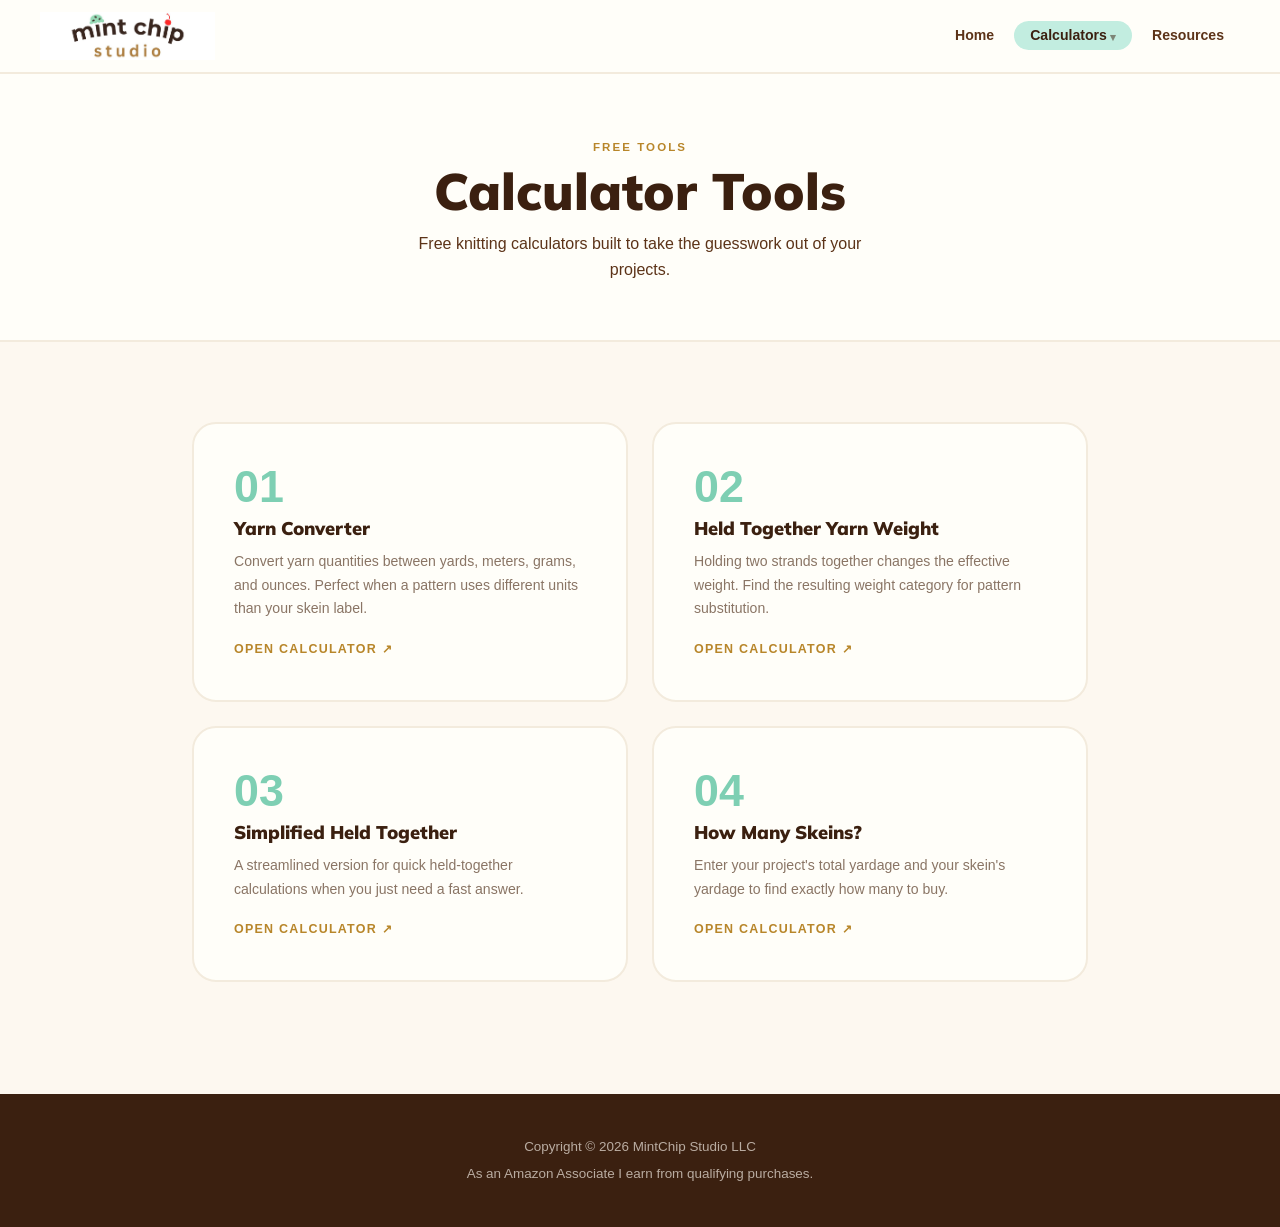
<file: mintchip222/calculators/index.html>
<!DOCTYPE html>
<html lang="en">
<head>
  <meta charset="UTF-8" />
  <meta name="viewport" content="width=device-width, initial-scale=1.0" />
  <title>Calculators — Mint Chip Studio</title>
  <link rel="stylesheet" href="/style.css" />
  <style>
    .calcs-grid {
      max-width: 960px;
      margin: 0 auto;
      padding: 5rem 2rem 7rem;
      display: grid;
      grid-template-columns: repeat(2, 1fr);
      gap: 1.5rem;
    }
    .calc-card {
      background: var(--warm-white);
      border: 2px solid var(--cream-dark);
      border-radius: 24px;
      padding: 2.5rem;
      text-decoration: none;
      color: var(--brown);
      transition: transform 0.2s, box-shadow 0.2s, border-color 0.2s;
      display: flex;
      flex-direction: column;
      gap: 0.6rem;
      box-shadow: 4px 4px 0 transparent;
    }
    .calc-card:hover {
      transform: translate(-3px, -4px);
      border-color: var(--mint);
      box-shadow: 6px 6px 0 var(--mint-light);
    }
    .calc-num {
      font-size: 2.8rem;
      font-weight: 900;
      color: var(--mint);
      line-height: 1;
    }
    .calc-card h2 { font-size: 1.15rem; font-weight: 900; line-height: 1.2; }
    .calc-card p { font-size: 0.88rem; color: var(--gray); line-height: 1.7; flex: 1; }
    .calc-go {
      font-size: 0.78rem;
      font-weight: 800;
      letter-spacing: 0.1em;
      text-transform: uppercase;
      color: var(--gold);
      margin-top: 0.5rem;
    }
    .calc-go::after { content: ' ↗'; }
    @media (max-width: 620px) { .calcs-grid { grid-template-columns: 1fr; padding: 3rem 1.5rem 5rem; } }
  </style>
</head>
<body>

<nav>
  <div class="nav-inner">
    <a href="/" class="nav-logo"><img src="/logo-wide.png" alt="Mint Chip Studio" /></a>
    <button class="nav-toggle" aria-label="Toggle menu" onclick="document.querySelector('.nav-links').classList.toggle('open')">
      <span></span><span></span><span></span>
    </button>
    <ul class="nav-links">
      <li><a href="/">Home</a></li>
      <li class="nav-dropdown">
        <a href="/calculators/" class="active">Calculators</a>
        <ul class="dropdown-menu">
          <li><a href="/calculators/yarn-converter.html">Yarn Converter</a></li>
          <li><a href="/calculators/simplified-held-together.html">Simplified Held Together</a></li>
          <li><a href="/calculators/how-many-skeins.html">How Many Skeins Do I Need</a></li>
          <li><a href="/calculators/held-together-yarn-weight.html">Held Together Yarn Weight</a></li>
        </ul>
      </li>
      <li><a href="/resources.html">Resources</a></li>
    </ul>
  </div>
</nav>

<main>
  <div style="background:var(--warm-white);border-bottom:2px solid var(--cream-dark);padding:4rem 2rem 3.5rem;text-align:center;">
    <span class="eyebrow">Free Tools</span>
    <h1 style="font-size:clamp(2rem,5vw,3.2rem);font-weight:900;line-height:1.05;margin:0.5rem 0 0.75rem;">Calculator Tools</h1>
    <p style="color:var(--brown-mid);max-width:480px;margin:0 auto;">Free knitting calculators built to take the guesswork out of your projects.</p>
  </div>

  <div class="calcs-grid">
    <a href="/calculators/yarn-converter.html" class="calc-card">
      <div class="calc-num">01</div>
      <h2>Yarn Converter</h2>
      <p>Convert yarn quantities between yards, meters, grams, and ounces. Perfect when a pattern uses different units than your skein label.</p>
      <span class="calc-go">Open Calculator</span>
    </a>
    <a href="/calculators/held-together-yarn-weight.html" class="calc-card">
      <div class="calc-num">02</div>
      <h2>Held Together Yarn Weight</h2>
      <p>Holding two strands together changes the effective weight. Find the resulting weight category for pattern substitution.</p>
      <span class="calc-go">Open Calculator</span>
    </a>
    <a href="/calculators/simplified-held-together.html" class="calc-card">
      <div class="calc-num">03</div>
      <h2>Simplified Held Together</h2>
      <p>A streamlined version for quick held-together calculations when you just need a fast answer.</p>
      <span class="calc-go">Open Calculator</span>
    </a>
    <a href="/calculators/how-many-skeins.html" class="calc-card">
      <div class="calc-num">04</div>
      <h2>How Many Skeins?</h2>
      <p>Enter your project's total yardage and your skein's yardage to find exactly how many to buy.</p>
      <span class="calc-go">Open Calculator</span>
    </a>
  </div>
</main>

<footer>
  <p>Copyright &copy; 2026 MintChip Studio LLC</p>
  <p>As an Amazon Associate I earn from qualifying purchases.</p>
</footer>

</body>
</html>
</file>
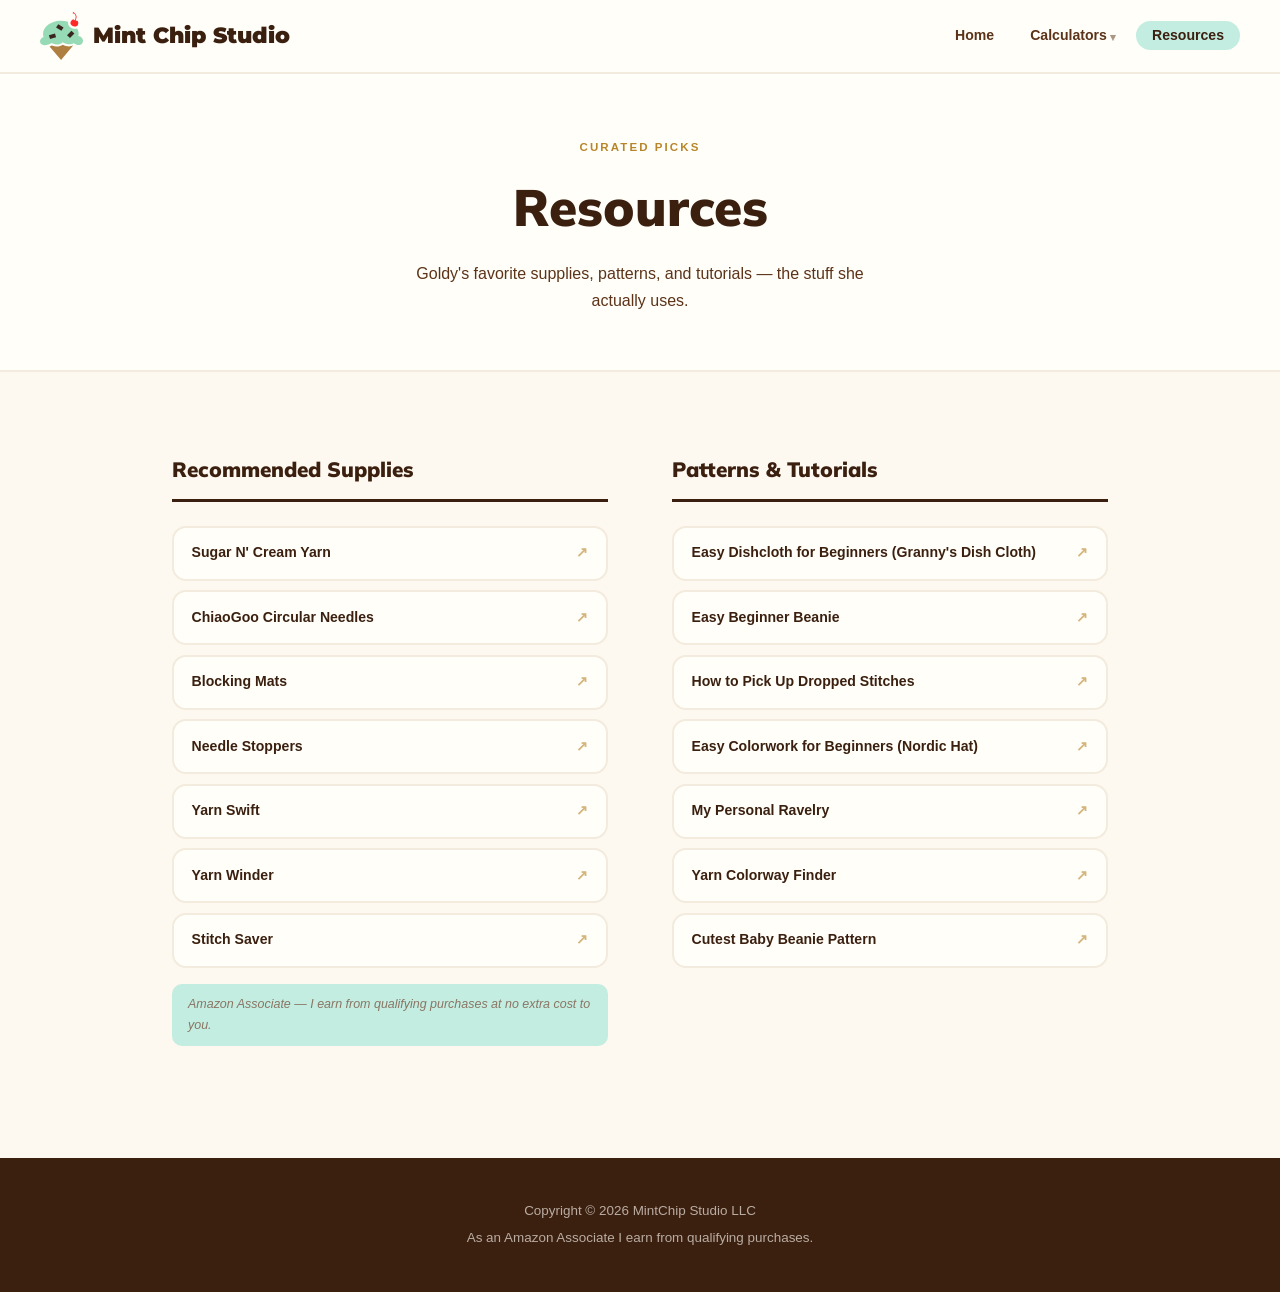
<file: resources.html>
<!DOCTYPE html>
<html lang="en">
<head>
  <meta charset="UTF-8" />
  <meta name="viewport" content="width=device-width, initial-scale=1.0" />
  <link rel="icon" type="image/png" href="/icons/favicon-32.png" />
  <link rel="apple-touch-icon" href="/icons/apple-touch-icon.png" />
  <title>Resources — Mint Chip Studio</title>
  <meta name="description" content="Goldy's recommended knitting supplies, patterns, and tutorials." />
  <link rel="stylesheet" href="/style.css" />
  <style>
    .resources-layout {
      max-width: 1000px;
      margin: 0 auto;
      padding: 5rem 2rem 7rem;
      display: grid;
      grid-template-columns: 1fr 1fr;
      gap: 4rem;
      align-items: start;
    }

    .res-section h2 {
      font-size: 1.3rem;
      font-weight: 900;
      margin-bottom: 1.5rem;
      padding-bottom: 0.75rem;
      border-bottom: 3px solid var(--brown);
    }

    .res-list { display: flex; flex-direction: column; gap: 0.6rem; }

    .res-item {
      display: flex;
      align-items: center;
      gap: 0.9rem;
      background: var(--warm-white);
      border: 2px solid var(--cream-dark);
      border-radius: 14px;
      padding: 0.85rem 1.1rem;
      text-decoration: none;
      color: var(--brown);
      font-size: 0.88rem;
      font-weight: 600;
      transition: transform 0.15s, border-color 0.15s, box-shadow 0.15s;
    }

    .res-item:hover {
      transform: translateX(5px);
      border-color: var(--mint);
      box-shadow: 3px 3px 0 var(--mint-light);
    }

    .res-label { flex: 1; line-height: 1.4; }
    .res-arrow { color: var(--gold); font-size: 0.9rem; opacity: 0.6; flex-shrink: 0; }
    .res-item:hover .res-arrow { opacity: 1; }

    .amazon-note {
      margin-top: 1rem;
      font-size: 0.78rem;
      color: var(--gray);
      font-style: italic;
      background: var(--mint-light);
      border-radius: 10px;
      padding: 0.65rem 1rem;
      font-weight: 400;
    }

    @media (max-width: 700px) {
      .resources-layout { grid-template-columns: 1fr; gap: 3rem; padding: 3rem 1.5rem 5rem; }
    }
  </style>
</head>
<body>

<nav>
  <div class="nav-inner">
    <a href="/" class="nav-logo"><img src="/icons/logo_color.svg" alt="Mint Chip Studio" /><span class="nav-logo-text">Mint Chip Studio</span></a>
    <button class="nav-toggle" aria-label="Toggle menu" onclick="document.querySelector('.nav-links').classList.toggle('open')">
      <span></span><span></span><span></span>
    </button>
    <ul class="nav-links">
      <li><a href="/">Home</a></li>
      <li class="nav-dropdown">
        <a href="/calculators/">Calculators</a>
        <ul class="dropdown-menu">
          <li><a href="/calculators/yarn-converter.html">Yarn Converter</a></li>
          <li><a href="/calculators/how-many-skeins.html">How Many Skeins Do I Need</a></li>
        </ul>
      </li>
      <li><a href="/resources.html" class="active">Resources</a></li>
    </ul>
  </div>
</nav>

<main>
  <div style="background:var(--warm-white);border-bottom:2px solid var(--cream-dark);padding:4rem 2rem 3.5rem;text-align:center;">
    <span class="eyebrow">Curated Picks</span>
    <h1 style="font-size:clamp(2rem,5vw,3.2rem);font-weight:900;margin:0.5rem 0 0.75rem;">Resources</h1>
    <p style="color:var(--brown-mid);max-width:480px;margin:0 auto;">Goldy's favorite supplies, patterns, and tutorials — the stuff she actually uses.</p>
  </div>

  <div class="resources-layout">

    <div class="res-section">
      <h2>Recommended Supplies</h2>
      <div class="res-list">
        <a href="https://amzn.to/4cW7wXe" target="_blank" rel="noopener" class="res-item">
          <span class="res-label">Sugar N' Cream Yarn</span><span class="res-arrow">↗</span>
        </a>
        <a href="https://amzn.to/3QUBFPe" target="_blank" rel="noopener" class="res-item">
          <span class="res-label">ChiaoGoo Circular Needles</span><span class="res-arrow">↗</span>
        </a>
        <a href="https://amzn.to/4syDm2U" target="_blank" rel="noopener" class="res-item">
          <span class="res-label">Blocking Mats</span><span class="res-arrow">↗</span>
        </a>
        <a href="https://amzn.to/3Ptuwos" target="_blank" rel="noopener" class="res-item">
          <span class="res-label">Needle Stoppers</span><span class="res-arrow">↗</span>
        </a>
        <a href="https://amzn.to/4lP6U9Z" target="_blank" rel="noopener" class="res-item">
          <span class="res-label">Yarn Swift</span><span class="res-arrow">↗</span>
        </a>
        <a href="https://amzn.to/4rREg9i" target="_blank" rel="noopener" class="res-item">
          <span class="res-label">Yarn Winder</span><span class="res-arrow">↗</span>
        </a>
        <a href="https://amzn.to/4sOg8F2" target="_blank" rel="noopener" class="res-item">
          <span class="res-label">Stitch Saver</span><span class="res-arrow">↗</span>
        </a>
      </div>
      <p class="amazon-note">Amazon Associate — I earn from qualifying purchases at no extra cost to you.</p>
    </div>

    <div class="res-section">
      <h2>Patterns &amp; Tutorials</h2>
      <div class="res-list">
        <a href="https://www.ravelry.com/patterns/library/grandmothers-favorite-the-original" target="_blank" rel="noopener" class="res-item">
          <span class="res-label">Easy Dishcloth for Beginners (Granny's Dish Cloth)</span><span class="res-arrow">↗</span>
        </a>
        <a href="https://www.purlsoho.com/create/2019/01/30/classic-ribbed-hat/" target="_blank" rel="noopener" class="res-item">
          <span class="res-label">Easy Beginner Beanie</span><span class="res-arrow">↗</span>
        </a>
        <a href="https://www.youtube.com/watch?v=BnTH56geOpo" target="_blank" rel="noopener" class="res-item">
          <span class="res-label">How to Pick Up Dropped Stitches</span><span class="res-arrow">↗</span>
        </a>
        <a href="https://www.ravelry.com/patterns/library/nordic-hat-7" target="_blank" rel="noopener" class="res-item">
          <span class="res-label">Easy Colorwork for Beginners (Nordic Hat)</span><span class="res-arrow">↗</span>
        </a>
        <a href="https://www.ravelry.com/projects/Goldyknitsmint" target="_blank" rel="noopener" class="res-item">
          <span class="res-label">My Personal Ravelry</span><span class="res-arrow">↗</span>
        </a>
        <a href="https://temperature-blanket.com/yarn-colorway-finder" target="_blank" rel="noopener" class="res-item">
          <span class="res-label">Yarn Colorway Finder</span><span class="res-arrow">↗</span>
        </a>
        <a href="https://www.ravelry.com/patterns/library/bananaheads-baby-beanie" target="_blank" rel="noopener" class="res-item">
          <span class="res-label">Cutest Baby Beanie Pattern</span><span class="res-arrow">↗</span>
        </a>
      </div>
    </div>

  </div>
</main>

<footer>
  <p>Copyright &copy; 2026 MintChip Studio LLC</p>
  <p>As an Amazon Associate I earn from qualifying purchases.</p>
</footer>

<script src="/nav.js"></script>
</body>
</html>
</file>
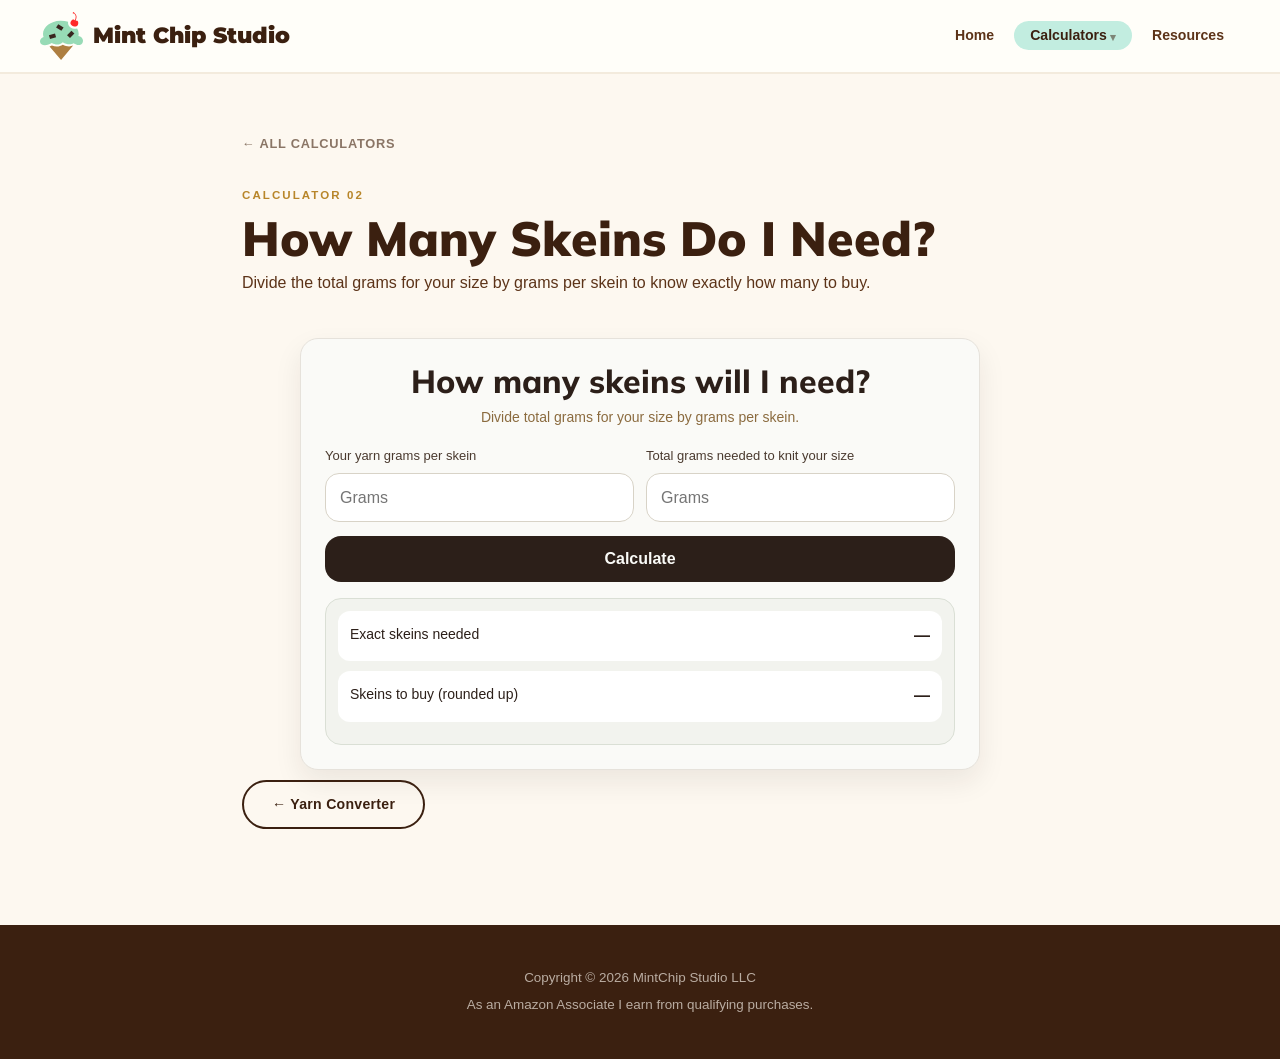
<file: calculators/how-many-skeins.html>
<!DOCTYPE html>
<html lang="en">
<head>
  <meta charset="UTF-8" />
  <meta name="viewport" content="width=device-width, initial-scale=1.0" />
  <link rel="icon" type="image/png" href="/icons/favicon-32.png" />
  <link rel="apple-touch-icon" href="/icons/apple-touch-icon.png" />
  <title>How Many Skeins Do I Need? — Mint Chip Studio</title>
  <link rel="stylesheet" href="/style.css" />
  <link rel="stylesheet" href="/calculators/calc.css" />
</head>
<body>
<nav>
  <div class="nav-inner">
    <a href="/" class="nav-logo"><img src="/icons/logo_color.svg" alt="Mint Chip Studio" /><span class="nav-logo-text">Mint Chip Studio</span></a>
    <button class="nav-toggle" aria-label="Toggle menu" onclick="document.querySelector('.nav-links').classList.toggle('open')">
      <span></span><span></span><span></span>
    </button>
    <ul class="nav-links">
      <li><a href="/">Home</a></li>
      <li class="nav-dropdown">
        <a href="/calculators/" class="active">Calculators</a>
        <ul class="dropdown-menu">
          <li><a href="/calculators/yarn-converter.html">Yarn Converter</a></li>
          <li><a href="/calculators/how-many-skeins.html">How Many Skeins Do I Need</a></li>
        </ul>
      </li>
      <li><a href="/resources.html">Resources</a></li>
    </ul>
  </div>
</nav>
<main>
  <div class="calc-page">
    <a href="/calculators/" class="back-link">← All Calculators</a>
    <div style="margin-bottom:2rem;">
      <span class="eyebrow">Calculator 02</span>
      <h1 style="font-size:clamp(1.8rem,4vw,3rem);font-weight:900;line-height:1.05;margin-bottom:0.4rem;">How Many Skeins Do I Need?</h1>
      <p style="color:var(--brown-mid);">Divide the total grams for your size by grams per skein to know exactly how many to buy.</p>
    </div>

    <div id="mcsWrap">
      <div class="mcs-card">
        <h2 class="mcs-title">How many skeins will I need?</h2>
        <p class="mcs-sub">Divide total grams for your size by grams per skein.</p>

        <div class="mcs-grid">
          <div class="mcs-field">
            <label>Your yarn grams per skein</label>
            <input type="number" inputmode="decimal" id="c2" placeholder="Grams" />
          </div>

          <div class="mcs-field">
            <label>Total grams needed to knit your size</label>
            <input type="number" inputmode="decimal" id="c4" placeholder="Grams" />
          </div>
        </div>

        <button type="button" class="mcs-btn" onclick="calculate()">Calculate</button>

        <div class="mcs-results">
          <div class="row"><span>Exact skeins needed</span><strong id="out1">—</strong></div>
          <div class="row"><span>Skeins to buy (rounded up)</span><strong id="out2">—</strong></div>
        </div>
      </div>
    </div>

    <div class="calc-subnav">
      <a href="/calculators/yarn-converter.html" class="btn">← Yarn Converter</a>
      <span></span>
    </div>
  </div>
</main>
<footer>
  <p>Copyright &copy; 2026 MintChip Studio LLC</p>
  <p>As an Amazon Associate I earn from qualifying purchases.</p>
</footer>

<style>
#mcsWrap { padding: 10px; }

.mcs-card{
  max-width: 680px;
  margin: 0 auto;
  padding: 18px;
  border-radius: 18px;
  background: #FAFAF7;
  border: 1px solid #E6E2DB;
  box-shadow: 0 12px 28px rgba(40,30,20,0.08);
  font-family: Verdana, Geneva, sans-serif;
}
.mcs-title{
  text-align:center; color:#2C1F19;
  font-size: 26px; font-weight:800;
  margin: 0 0 6px; line-height:1.15;
}
.mcs-sub{
  text-align:center; color:#8B6B3F;
  margin: 0 0 16px; font-size: 14px;
}
.mcs-grid{ display:grid; grid-template-columns: 1fr; gap:12px; }
.mcs-field{ display:flex; flex-direction:column; gap:6px; }
.mcs-card label{ font-size:13px; color:#4A3A2F; }

.mcs-card input{
  border:1px solid #D8D3C7;
  background:#FFFFFF;
  border-radius:14px;
  padding: 14px 14px;
  font-size:16px;
  line-height:1.2;
}

.mcs-btn{
  width:100%;
  margin-top:14px;
  padding: 14px;
  border-radius:16px;
  border:none;
  background:#2C1F19;
  color:#FAFAF7;
  font-weight:700;
  font-size:16px;
  cursor:pointer;
}

.mcs-results{
  margin-top:16px;
  padding:12px;
  border-radius:16px;
  background:#F2F3EE;
  border:1px solid #DADFD5;
}
.mcs-results .row{
  display:flex; justify-content:space-between; align-items:flex-start;
  gap:10px;
  background:#FFFFFF;
  border-radius:12px;
  padding:12px 12px;
  margin-bottom:10px;
  color:#2C1F19;
}
.mcs-results .row span{ flex:1; font-size:14px; }
.mcs-results .row strong{ font-size:16px; min-width:72px; text-align:right; }

@media (min-width:720px){
  .mcs-card{ padding:24px; }
  .mcs-title{ font-size:32px; }
  .mcs-grid{ grid-template-columns:1fr 1fr; }
}

@media (max-width:360px){
  .mcs-results .row{ flex-direction:column; }
  .mcs-results .row strong{ text-align:left; min-width: unset; }
}
</style>

<script>
function calculate(){
  const gramsPerSkein = parseFloat(document.getElementById("c2").value) || 0;
  const totalGrams = parseFloat(document.getElementById("c4").value) || 0;

  const exact = (gramsPerSkein > 0 && totalGrams > 0)
    ? totalGrams / gramsPerSkein
    : null;

  const rounded = exact !== null ? Math.ceil(exact) : null;

  document.getElementById("out1").textContent =
    exact === null ? "—" : exact.toFixed(2);

  document.getElementById("out2").textContent =
    rounded === null ? "—" : rounded;
}
</script>
<script src="/nav.js"></script>
</body>
</html>
</file>
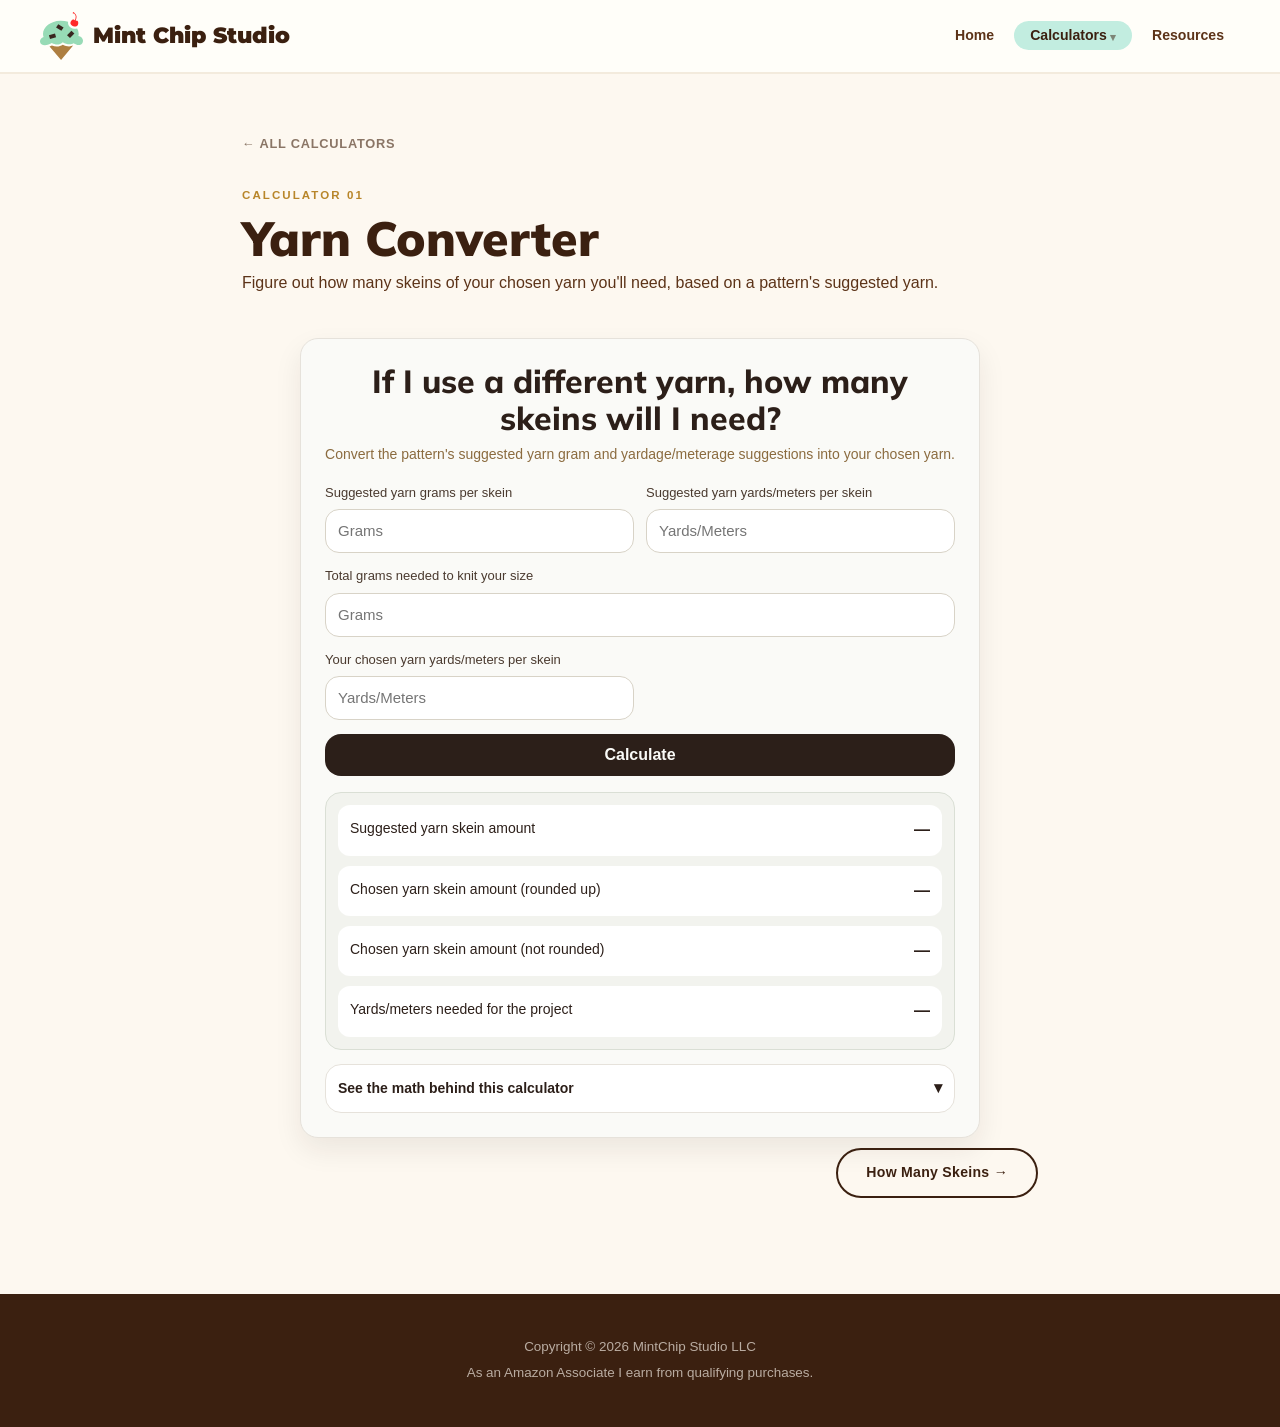
<file: calculators/yarn-converter.html>
<!DOCTYPE html>
<html lang="en">
<head>
  <meta charset="UTF-8" />
  <meta name="viewport" content="width=device-width, initial-scale=1.0" />
  <link rel="icon" type="image/png" href="/icons/favicon-32.png" />
  <link rel="apple-touch-icon" href="/icons/apple-touch-icon.png" />
  <title>Yarn Converter — Mint Chip Studio</title>
  <link rel="stylesheet" href="/style.css" />
  <link rel="stylesheet" href="/calculators/calc.css" />
  <style>
    #mcsWrap { padding: 10px; }
    .mcs-card{
      max-width: 680px;
      margin: 0 auto;
      padding: 18px;
      border-radius: 18px;
      background: #FAFAF7;
      border: 1px solid #E6E2DB;
      box-shadow: 0 12px 28px rgba(40,30,20,0.08);
      font-family: Verdana, Geneva, sans-serif;
    }
    .mcs-title{ text-align:center; color:#2C1F19; font-size: 26px; font-weight:800; margin: 0 0 6px; line-height:1.15; }
    .mcs-sub{ text-align:center; color:#8B6B3F; margin: 0 0 16px; font-size: 14px; }
    .mcs-grid{ display:grid; grid-template-columns: 1fr; gap:12px; }
    .mcs-field{ display:flex; flex-direction:column; gap:6px; }
    .mcs-card label{ font-size:13px; color:#4A3A2F; }
    .mcs-card input{
      border:1px solid #D8D3C7; background:#FFFFFF; border-radius:14px;
      padding: 14px 14px; font-size:16px; line-height:1.2;
    }
    .mcs-card input[type=number]::-webkit-inner-spin-button,
    .mcs-card input[type=number]::-webkit-outer-spin-button { -webkit-appearance: none; margin: 0; }
    .mcs-card input[type=number] { -moz-appearance: textfield; appearance: textfield; }
    .mcs-btn{
      width:100%; margin-top:14px; padding: 14px; border-radius:16px; border:none;
      background:#2C1F19; color:#FAFAF7; font-weight:700; font-size:16px; cursor:pointer;
      -webkit-tap-highlight-color: transparent;
    }
    .mcs-results{ margin-top:16px; padding:12px; border-radius:16px; background:#F2F3EE; border:1px solid #DADFD5; }
    .mcs-results .row{
      display:flex; justify-content:space-between; align-items:flex-start; gap:10px;
      background:#FFFFFF; border-radius:12px; padding:12px 12px; margin-bottom:10px; color:#2C1F19;
    }
    .mcs-results .row:last-child{ margin-bottom:0; }
    .mcs-results .row span{ flex:1; font-size:14px; }
    .mcs-results .row strong{ font-size:16px; min-width:72px; text-align:right; }
    .mcs-details{ margin-top:14px; border:1px solid #E6E2DB; border-radius:16px; background:#FFFFFF; overflow:hidden; }
    .mcs-summary{
      list-style:none; cursor:pointer; padding:12px 12px; display:flex; align-items:center;
      justify-content:space-between; gap:10px; color:#2C1F19; font-weight:700; font-size:14px;
      -webkit-tap-highlight-color: transparent;
    }
    .mcs-details > summary::-webkit-details-marker{ display:none; }
    .mcs-details > summary::marker{ content:""; }
    .mcs-chevron{ font-size:16px; line-height:1; transform: rotate(0deg); transition: transform 160ms ease; }
    .mcs-details[open] .mcs-chevron{ transform: rotate(180deg); }
    .mcs-details-body{ padding: 12px 12px 14px; background:#FAFAF7; border-top:1px solid #E6E2DB; }
    .mcs-math{ display:flex; flex-direction:column; gap:10px; }
    .mcs-math-row{ background:#FFFFFF; border:1px solid #EFEAE2; border-radius:12px; padding:10px 10px; display:flex; flex-direction:column; gap:6px; }
    .mcs-math-label{ font-size:13px; color:#2C1F19; font-weight:700; }
    .mcs-math-eq{ font-size:13px; color:#4A3A2F; }
    .mcs-math-eq code{
      font-family: ui-monospace, SFMono-Regular, Menlo, Monaco, Consolas, "Liberation Mono", monospace;
      font-size:12px; background:#F2F3EE; border:1px solid #DADFD5; padding:2px 6px; border-radius:999px; display:inline-block;
    }
    .mcs-math-val{ font-size:14px; color:#2C1F19; }
    .mcs-note{ margin: 10px 2px 0; font-size: 12px; color:#8B6B3F; line-height:1.35; }
    @media (min-width:720px){
      .mcs-card{ padding:24px; }
      .mcs-title{ font-size:32px; }
      .mcs-grid{ grid-template-columns:1fr 1fr; }
      .mcs-field:nth-child(3){ grid-column:span 2; }
      .mcs-card input{ padding:12px 12px; font-size:15px; }
      .mcs-btn{ padding:12px; }
      .mcs-math-row{ flex-direction:row; align-items:center; justify-content:space-between; gap:12px; }
      .mcs-math-eq{ flex:1; text-align:center; }
      .mcs-math-val{ min-width:110px; text-align:right; }
    }
    @media (max-width:360px){
      .mcs-results .row{ flex-direction:column; }
      .mcs-results .row strong{ text-align:left; min-width: unset; }
    }
  </style>
</head>
<body>
<nav>
  <div class="nav-inner">
    <a href="/" class="nav-logo"><img src="/icons/logo_color.svg" alt="Mint Chip Studio" /><span class="nav-logo-text">Mint Chip Studio</span></a>
    <button class="nav-toggle" aria-label="Toggle menu" onclick="document.querySelector('.nav-links').classList.toggle('open')">
      <span></span><span></span><span></span>
    </button>
    <ul class="nav-links">
      <li><a href="/">Home</a></li>
      <li class="nav-dropdown">
        <a href="/calculators/" class="active">Calculators</a>
        <ul class="dropdown-menu">
          <li><a href="/calculators/yarn-converter.html">Yarn Converter</a></li>
          <li><a href="/calculators/how-many-skeins.html">How Many Skeins Do I Need</a></li>
        </ul>
      </li>
      <li><a href="/resources.html">Resources</a></li>
    </ul>
  </div>
</nav>
<main>
  <div class="calc-page">
    <a href="/calculators/" class="back-link">← All Calculators</a>
    <div style="margin-bottom:2rem;">
      <span class="eyebrow">Calculator 01</span>
      <h1 style="font-size:clamp(1.8rem,4vw,3rem);font-weight:900;line-height:1.05;margin-bottom:0.4rem;">Yarn Converter</h1>
      <p style="color:var(--brown-mid);">Figure out how many skeins of your chosen yarn you'll need, based on a pattern's suggested yarn.</p>
    </div>
    <div id="mcsWrap">
      <div class="mcs-card">
        <h2 class="mcs-title">If I use a different yarn, how many skeins will I need?</h2>
        <p class="mcs-sub">Convert the pattern's suggested yarn gram and yardage/meterage suggestions into your chosen yarn.</p>
        <div class="mcs-grid">
          <div class="mcs-field">
            <label>Suggested yarn grams per skein</label>
            <input type="number" inputmode="decimal" id="c2" placeholder="Grams" />
          </div>
          <div class="mcs-field">
            <label>Suggested yarn yards/meters per skein</label>
            <input type="number" inputmode="decimal" id="c3" placeholder="Yards/Meters" />
          </div>
          <div class="mcs-field">
            <label>Total grams needed to knit your size</label>
            <input type="number" inputmode="decimal" id="c4" placeholder="Grams" />
          </div>
          <div class="mcs-field">
            <label>Your chosen yarn yards/meters per skein</label>
            <input type="number" inputmode="decimal" id="c6" placeholder="Yards/Meters" />
          </div>
        </div>
        <button type="button" class="mcs-btn" onclick="calculate()">Calculate</button>

        <div class="mcs-results">
          <div class="row"><span>Suggested yarn skein amount</span><strong id="out1">—</strong></div>
          <div class="row"><span>Chosen yarn skein amount (rounded up)</span><strong id="out3">—</strong></div>
          <div class="row"><span>Chosen yarn skein amount (not rounded)</span><strong id="out4">—</strong></div>
          <div class="row"><span>Yards/meters needed for the project</span><strong id="out2">—</strong></div>
        </div>

        <details class="mcs-details" id="mathDetails">
          <summary class="mcs-summary">
            <span>See the math behind this calculator</span>
            <span class="mcs-chevron" aria-hidden="true">▾</span>
          </summary>
          <div class="mcs-details-body">
            <div class="mcs-math">
              <div class="mcs-math-row">
                <div class="mcs-math-label">1) Suggested skeins needed</div>
                <div class="mcs-math-eq"><code id="eq1">—</code></div>
                <div class="mcs-math-val"><strong id="m1">—</strong></div>
              </div>
              <div class="mcs-math-row">
                <div class="mcs-math-label">2) Total yards/meters needed</div>
                <div class="mcs-math-eq"><code id="eq2">—</code></div>
                <div class="mcs-math-val"><strong id="m2">—</strong></div>
              </div>
              <div class="mcs-math-row">
                <div class="mcs-math-label">3) Chosen skeins needed (not rounded)</div>
                <div class="mcs-math-eq"><code id="eq3">—</code></div>
                <div class="mcs-math-val"><strong id="m3">—</strong></div>
              </div>
              <div class="mcs-math-row">
                <div class="mcs-math-label">4) Chosen skeins needed (rounded up)</div>
                <div class="mcs-math-eq"><code id="eq4">—</code></div>
                <div class="mcs-math-val"><strong id="m4">—</strong></div>
              </div>
            </div>
            <p class="mcs-note">
              Tip: We round up because you can't buy a fraction of a skein—and it's safer to have a little extra yarn.
            </p>
          </div>
        </details>
      </div>
    </div>
    <div class="calc-subnav">
      <span></span>
      <a href="/calculators/how-many-skeins.html" class="btn">How Many Skeins →</a>
    </div>
  </div>
</main>
<footer>
  <p>Copyright &copy; 2026 MintChip Studio LLC</p>
  <p>As an Amazon Associate I earn from qualifying purchases.</p>
</footer>
<script>
  (function initGA4(){
    const MEASUREMENT_ID = "G-XXXXXXXXXX";
    window.dataLayer = window.dataLayer || [];
    function gtag(){ dataLayer.push(arguments); }
    window.gtag = window.gtag || gtag;
    const s = document.createElement("script");
    s.async = true;
    s.src = "https://www.googletagmanager.com/gtag/js?id=" + encodeURIComponent(MEASUREMENT_ID);
    document.head.appendChild(s);
    window.gtag("js", new Date());
    window.gtag("config", MEASUREMENT_ID);
  })();

  function calculate(){
    trackCalculatorClick("calculate");
    const C2 = parseFloat(document.getElementById("c2").value) || 0;
    const C3 = parseFloat(document.getElementById("c3").value) || 0;
    const C4 = parseFloat(document.getElementById("c4").value) || 0;
    const C6 = parseFloat(document.getElementById("c6").value) || 0;

    const suggestedSkeins = (C2 > 0 && C4 > 0) ? (C4 / C2) : null;
    const totalYards = (suggestedSkeins !== null && C3 > 0) ? (suggestedSkeins * C3) : null;
    const yourSkeinsRaw = (totalYards !== null && C6 > 0) ? (totalYards / C6) : null;
    const yourSkeinsRounded = (yourSkeinsRaw !== null) ? Math.ceil(yourSkeinsRaw) : null;

    document.getElementById("out1").textContent = suggestedSkeins === null ? "—" : suggestedSkeins.toFixed(2);
    document.getElementById("out3").textContent = yourSkeinsRounded === null ? "—" : yourSkeinsRounded;
    document.getElementById("out4").textContent = yourSkeinsRaw === null ? "—" : yourSkeinsRaw.toFixed(2);
    document.getElementById("out2").textContent = totalYards === null ? "—" : totalYards.toFixed(0);

    document.getElementById("eq1").textContent = suggestedSkeins === null ? "—" : `${C4} ÷ ${C2}`;
    document.getElementById("m1").textContent  = suggestedSkeins === null ? "—" : `${suggestedSkeins.toFixed(4)}`;
    document.getElementById("eq2").textContent = totalYards === null ? "—" : `${suggestedSkeins.toFixed(4)} × ${C3}`;
    document.getElementById("m2").textContent  = totalYards === null ? "—" : `${totalYards.toFixed(2)}`;
    document.getElementById("eq3").textContent = yourSkeinsRaw === null ? "—" : `${totalYards.toFixed(2)} ÷ ${C6}`;
    document.getElementById("m3").textContent  = yourSkeinsRaw === null ? "—" : `${yourSkeinsRaw.toFixed(4)}`;
    document.getElementById("eq4").textContent = yourSkeinsRounded === null ? "—" : `Ceiling(${yourSkeinsRaw.toFixed(4)})`;
    document.getElementById("m4").textContent  = yourSkeinsRounded === null ? "—" : String(yourSkeinsRounded);
  }

  function trackCalculatorClick(buttonName){
    if (typeof window.gtag === "function") {
      window.gtag("event", "calculator_click", {
        calculator_name: "yarn_skein_converter",
        button_name: buttonName || "calculate"
      });
    }
  }
</script>
<script src="/nav.js"></script>
</body>
</html>
</file>
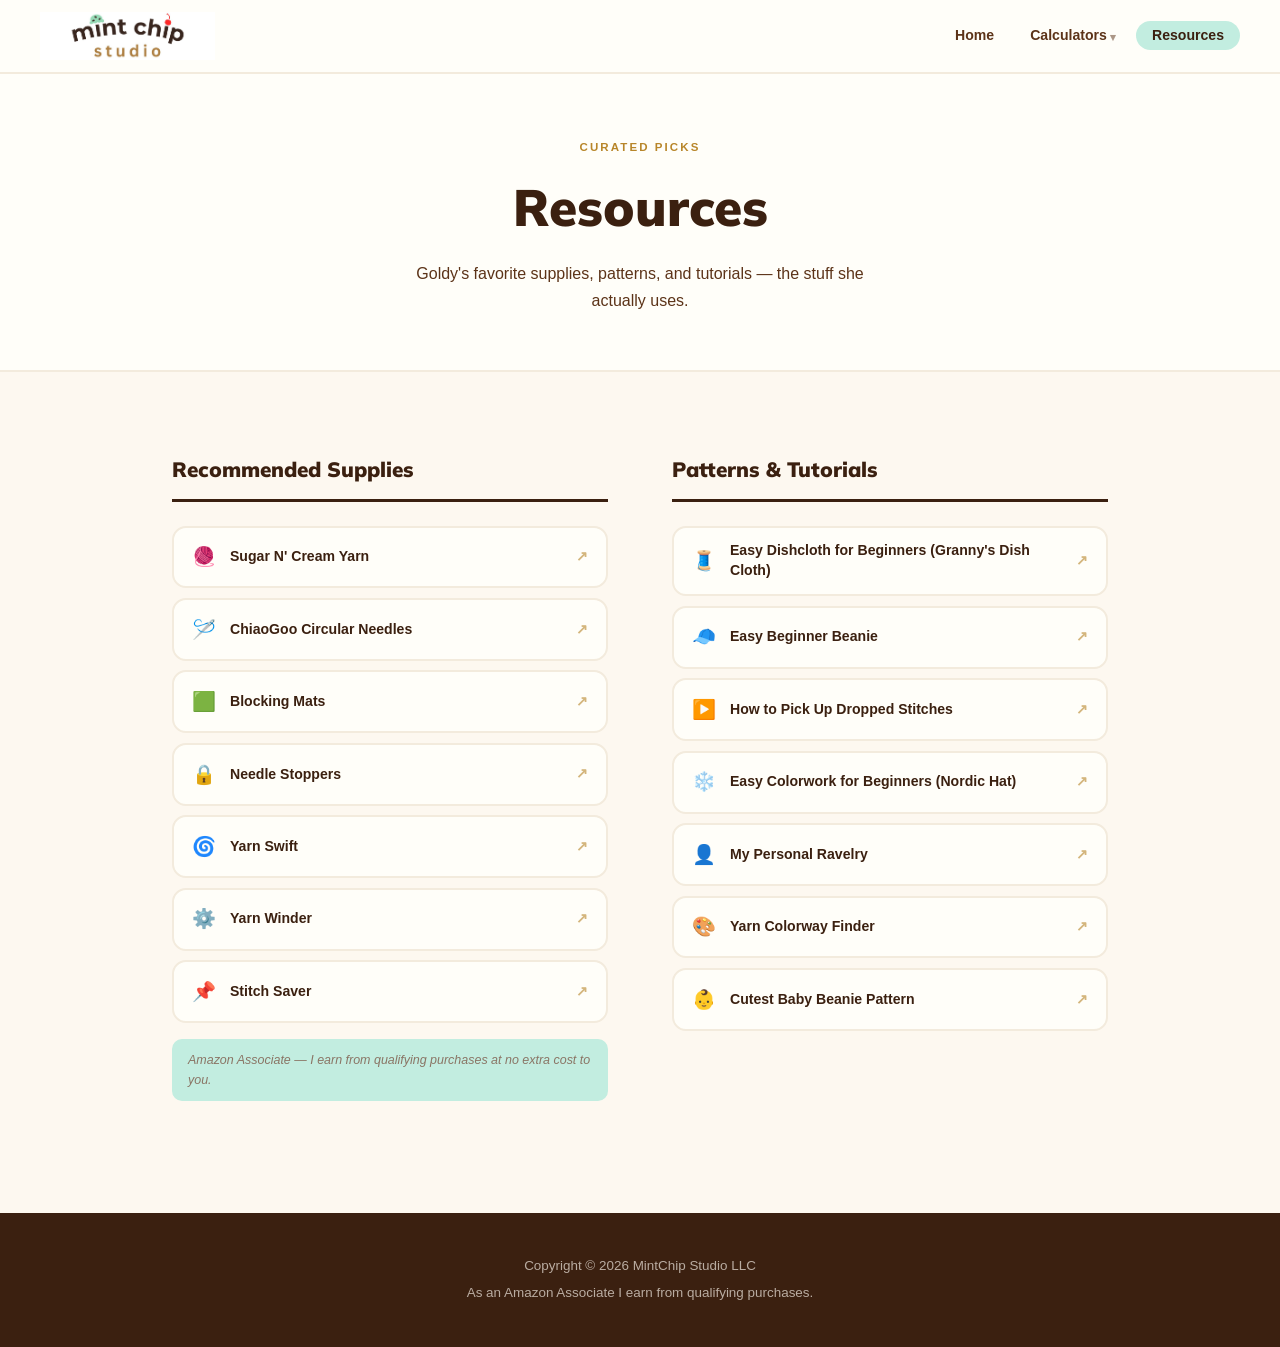
<file: mintchip222/resources.html>
<!DOCTYPE html>
<html lang="en">
<head>
  <meta charset="UTF-8" />
  <meta name="viewport" content="width=device-width, initial-scale=1.0" />
  <title>Resources — Mint Chip Studio</title>
  <meta name="description" content="Goldy's recommended knitting supplies, patterns, and tutorials." />
  <link rel="stylesheet" href="/style.css" />
  <style>
    .resources-layout {
      max-width: 1000px;
      margin: 0 auto;
      padding: 5rem 2rem 7rem;
      display: grid;
      grid-template-columns: 1fr 1fr;
      gap: 4rem;
      align-items: start;
    }

    .res-section h2 {
      font-size: 1.3rem;
      font-weight: 900;
      margin-bottom: 1.5rem;
      padding-bottom: 0.75rem;
      border-bottom: 3px solid var(--brown);
    }

    .res-list { display: flex; flex-direction: column; gap: 0.6rem; }

    .res-item {
      display: flex;
      align-items: center;
      gap: 0.9rem;
      background: var(--warm-white);
      border: 2px solid var(--cream-dark);
      border-radius: 14px;
      padding: 0.85rem 1.1rem;
      text-decoration: none;
      color: var(--brown);
      font-size: 0.88rem;
      font-weight: 600;
      transition: transform 0.15s, border-color 0.15s, box-shadow 0.15s;
    }

    .res-item:hover {
      transform: translateX(5px);
      border-color: var(--mint);
      box-shadow: 3px 3px 0 var(--mint-light);
    }

    .res-icon { font-size: 1.2rem; flex-shrink: 0; }
    .res-label { flex: 1; line-height: 1.4; }
    .res-arrow { color: var(--gold); font-size: 0.9rem; opacity: 0.6; flex-shrink: 0; }
    .res-item:hover .res-arrow { opacity: 1; }

    .amazon-note {
      margin-top: 1rem;
      font-size: 0.78rem;
      color: var(--gray);
      font-style: italic;
      background: var(--mint-light);
      border-radius: 10px;
      padding: 0.65rem 1rem;
      font-weight: 400;
    }

    @media (max-width: 700px) {
      .resources-layout { grid-template-columns: 1fr; gap: 3rem; padding: 3rem 1.5rem 5rem; }
    }
  </style>
</head>
<body>

<nav>
  <div class="nav-inner">
    <a href="/" class="nav-logo"><img src="/logo-wide.png" alt="Mint Chip Studio" /></a>
    <button class="nav-toggle" aria-label="Toggle menu" onclick="document.querySelector('.nav-links').classList.toggle('open')">
      <span></span><span></span><span></span>
    </button>
    <ul class="nav-links">
      <li><a href="/">Home</a></li>
      <li class="nav-dropdown">
        <a href="/calculators/">Calculators</a>
        <ul class="dropdown-menu">
          <li><a href="/calculators/yarn-converter.html">Yarn Converter</a></li>
          <li><a href="/calculators/simplified-held-together.html">Simplified Held Together</a></li>
          <li><a href="/calculators/how-many-skeins.html">How Many Skeins Do I Need</a></li>
          <li><a href="/calculators/held-together-yarn-weight.html">Held Together Yarn Weight</a></li>
        </ul>
      </li>
      <li><a href="/resources.html" class="active">Resources</a></li>
    </ul>
  </div>
</nav>

<main>
  <div style="background:var(--warm-white);border-bottom:2px solid var(--cream-dark);padding:4rem 2rem 3.5rem;text-align:center;">
    <span class="eyebrow">Curated Picks</span>
    <h1 style="font-size:clamp(2rem,5vw,3.2rem);font-weight:900;margin:0.5rem 0 0.75rem;">Resources</h1>
    <p style="color:var(--brown-mid);max-width:480px;margin:0 auto;">Goldy's favorite supplies, patterns, and tutorials — the stuff she actually uses.</p>
  </div>

  <div class="resources-layout">

    <div class="res-section">
      <h2>Recommended Supplies</h2>
      <div class="res-list">
        <a href="https://amzn.to/4cW7wXe" target="_blank" rel="noopener" class="res-item">
          <span class="res-icon">🧶</span><span class="res-label">Sugar N' Cream Yarn</span><span class="res-arrow">↗</span>
        </a>
        <a href="https://amzn.to/3QUBFPe" target="_blank" rel="noopener" class="res-item">
          <span class="res-icon">🪡</span><span class="res-label">ChiaoGoo Circular Needles</span><span class="res-arrow">↗</span>
        </a>
        <a href="https://amzn.to/4syDm2U" target="_blank" rel="noopener" class="res-item">
          <span class="res-icon">🟩</span><span class="res-label">Blocking Mats</span><span class="res-arrow">↗</span>
        </a>
        <a href="https://amzn.to/3Ptuwos" target="_blank" rel="noopener" class="res-item">
          <span class="res-icon">🔒</span><span class="res-label">Needle Stoppers</span><span class="res-arrow">↗</span>
        </a>
        <a href="https://amzn.to/4lP6U9Z" target="_blank" rel="noopener" class="res-item">
          <span class="res-icon">🌀</span><span class="res-label">Yarn Swift</span><span class="res-arrow">↗</span>
        </a>
        <a href="https://amzn.to/4rREg9i" target="_blank" rel="noopener" class="res-item">
          <span class="res-icon">⚙️</span><span class="res-label">Yarn Winder</span><span class="res-arrow">↗</span>
        </a>
        <a href="https://amzn.to/4sOg8F2" target="_blank" rel="noopener" class="res-item">
          <span class="res-icon">📌</span><span class="res-label">Stitch Saver</span><span class="res-arrow">↗</span>
        </a>
      </div>
      <p class="amazon-note">Amazon Associate — I earn from qualifying purchases at no extra cost to you.</p>
    </div>

    <div class="res-section">
      <h2>Patterns &amp; Tutorials</h2>
      <div class="res-list">
        <a href="https://www.ravelry.com/patterns/library/grandmothers-favorite-the-original" target="_blank" rel="noopener" class="res-item">
          <span class="res-icon">🧵</span><span class="res-label">Easy Dishcloth for Beginners (Granny's Dish Cloth)</span><span class="res-arrow">↗</span>
        </a>
        <a href="https://www.purlsoho.com/create/2019/01/30/classic-ribbed-hat/" target="_blank" rel="noopener" class="res-item">
          <span class="res-icon">🧢</span><span class="res-label">Easy Beginner Beanie</span><span class="res-arrow">↗</span>
        </a>
        <a href="https://www.youtube.com/watch?v=BnTH56geOpo" target="_blank" rel="noopener" class="res-item">
          <span class="res-icon">▶️</span><span class="res-label">How to Pick Up Dropped Stitches</span><span class="res-arrow">↗</span>
        </a>
        <a href="https://www.ravelry.com/patterns/library/nordic-hat-7" target="_blank" rel="noopener" class="res-item">
          <span class="res-icon">❄️</span><span class="res-label">Easy Colorwork for Beginners (Nordic Hat)</span><span class="res-arrow">↗</span>
        </a>
        <a href="https://www.ravelry.com/projects/Goldyknitsmint" target="_blank" rel="noopener" class="res-item">
          <span class="res-icon">👤</span><span class="res-label">My Personal Ravelry</span><span class="res-arrow">↗</span>
        </a>
        <a href="https://temperature-blanket.com/yarn-colorway-finder" target="_blank" rel="noopener" class="res-item">
          <span class="res-icon">🎨</span><span class="res-label">Yarn Colorway Finder</span><span class="res-arrow">↗</span>
        </a>
        <a href="https://www.ravelry.com/patterns/library/bananaheads-baby-beanie" target="_blank" rel="noopener" class="res-item">
          <span class="res-icon">👶</span><span class="res-label">Cutest Baby Beanie Pattern</span><span class="res-arrow">↗</span>
        </a>
      </div>
    </div>

  </div>
</main>

<footer>
  <p>Copyright &copy; 2026 MintChip Studio LLC</p>
  <p>As an Amazon Associate I earn from qualifying purchases.</p>
</footer>

</body>
</html>
</file>
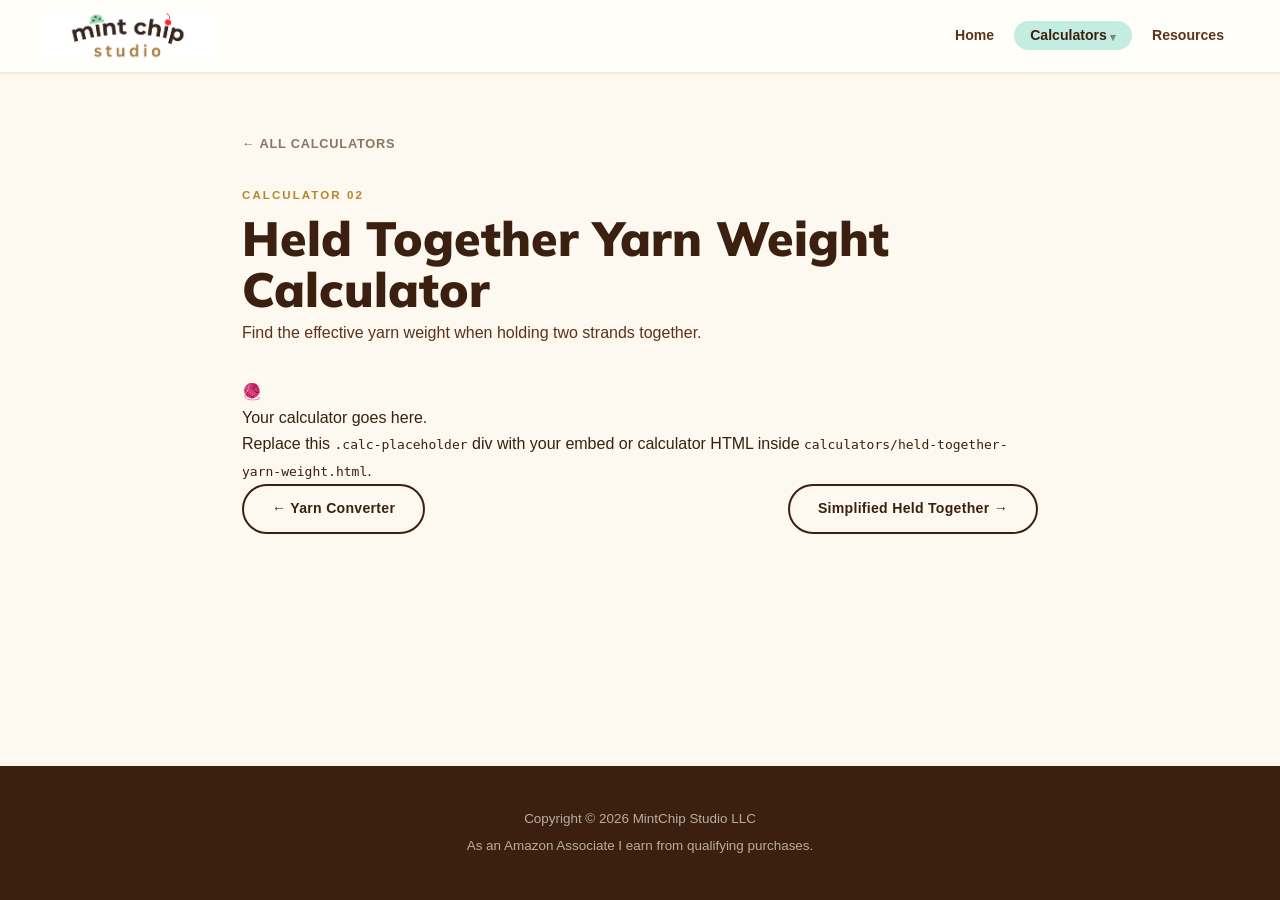
<file: mintchip222/calculators/held-together-yarn-weight.html>
<!DOCTYPE html>
<html lang="en">
<head>
  <meta charset="UTF-8" />
  <meta name="viewport" content="width=device-width, initial-scale=1.0" />
  <title>Held Together Yarn Weight Calculator — Mint Chip Studio</title>
  <link rel="stylesheet" href="/style.css" />
  <link rel="stylesheet" href="/calculators/calc.css" />
</head>
<body>
<nav>
  <div class="nav-inner">
    <a href="/" class="nav-logo"><img src="/logo-wide.png" alt="Mint Chip Studio" /></a>
    <button class="nav-toggle" aria-label="Toggle menu" onclick="document.querySelector('.nav-links').classList.toggle('open')">
      <span></span><span></span><span></span>
    </button>
    <ul class="nav-links">
      <li><a href="/">Home</a></li>
      <li class="nav-dropdown">
        <a href="/calculators/" class="active">Calculators</a>
        <ul class="dropdown-menu">
          <li><a href="/calculators/yarn-converter.html">Yarn Converter</a></li>
          <li><a href="/calculators/simplified-held-together.html">Simplified Held Together</a></li>
          <li><a href="/calculators/how-many-skeins.html">How Many Skeins Do I Need</a></li>
          <li><a href="/calculators/held-together-yarn-weight.html">Held Together Yarn Weight</a></li>
        </ul>
      </li>
      <li><a href="/resources.html">Resources</a></li>
    </ul>
  </div>
</nav>
<main>
  <div class="calc-page">
    <a href="/calculators/" class="back-link">← All Calculators</a>
    <div style="margin-bottom:2rem;">
      <span class="eyebrow">Calculator 02</span>
      <h1 style="font-size:clamp(1.8rem,4vw,3rem);font-weight:900;line-height:1.05;margin-bottom:0.4rem;">Held Together Yarn Weight Calculator</h1>
      <p style="color:var(--brown-mid);">Find the effective yarn weight when holding two strands together.</p>
    </div>
    <div class="calc-box">
      <div class="calc-placeholder">
        <div class="placeholder-icon">🧶</div>
        <p>Your calculator goes here.</p>
        <p class="placeholder-hint">Replace this <code>.calc-placeholder</code> div with your embed or calculator HTML inside <code>calculators/held-together-yarn-weight.html</code>.</p>
      </div>
    </div>
    <div class="calc-subnav">
      <a href="/calculators/yarn-converter.html" class="btn">← Yarn Converter</a>
      <a href="/calculators/simplified-held-together.html" class="btn">Simplified Held Together →</a>
    </div>
  </div>
</main>
<footer>
  <p>Copyright &copy; 2026 MintChip Studio LLC</p>
  <p>As an Amazon Associate I earn from qualifying purchases.</p>
</footer>
</body>
</html>
</file>
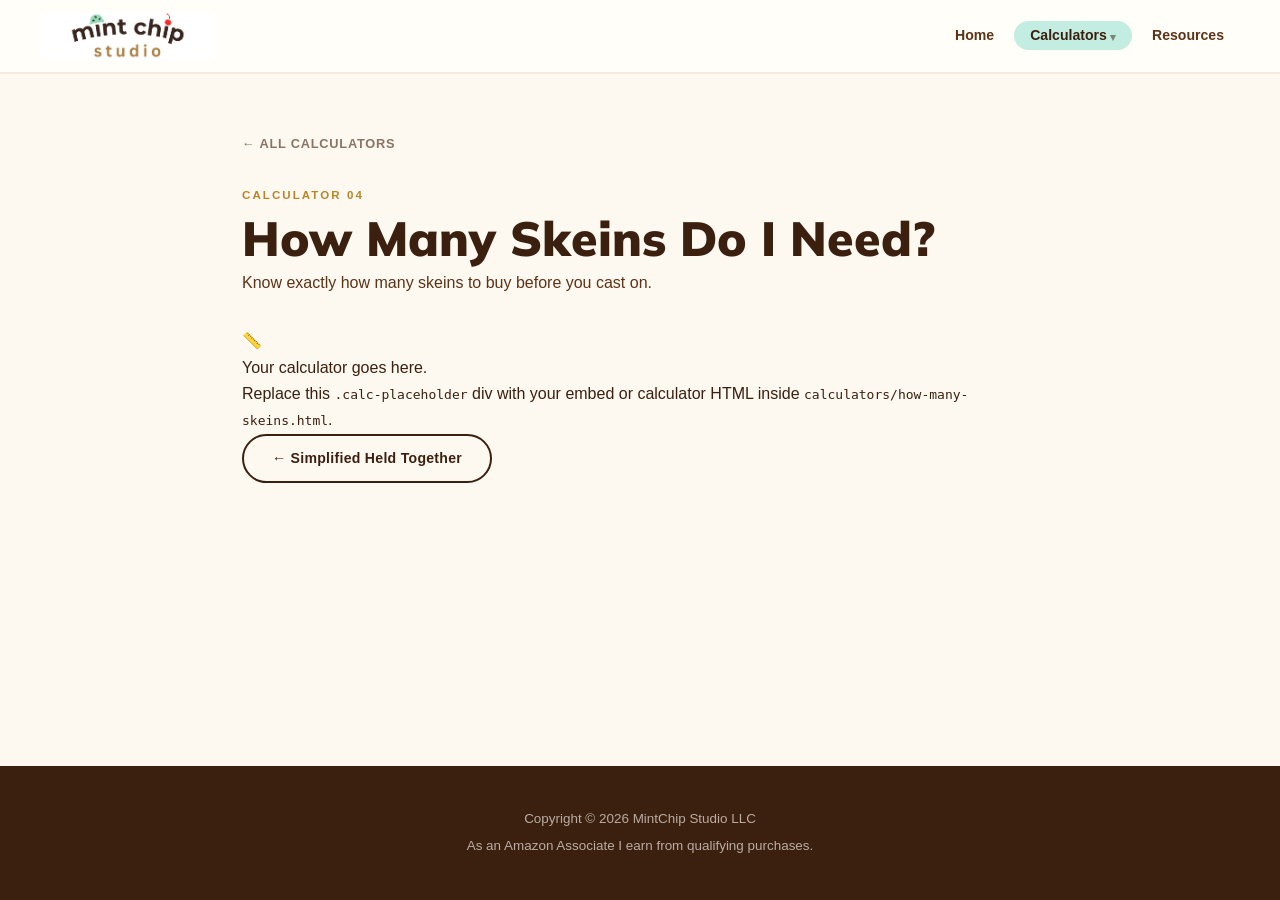
<file: mintchip222/calculators/how-many-skeins.html>
<!DOCTYPE html>
<html lang="en">
<head>
  <meta charset="UTF-8" />
  <meta name="viewport" content="width=device-width, initial-scale=1.0" />
  <title>How Many Skeins Do I Need? — Mint Chip Studio</title>
  <link rel="stylesheet" href="/style.css" />
  <link rel="stylesheet" href="/calculators/calc.css" />
</head>
<body>
<nav>
  <div class="nav-inner">
    <a href="/" class="nav-logo"><img src="/logo-wide.png" alt="Mint Chip Studio" /></a>
    <button class="nav-toggle" aria-label="Toggle menu" onclick="document.querySelector('.nav-links').classList.toggle('open')">
      <span></span><span></span><span></span>
    </button>
    <ul class="nav-links">
      <li><a href="/">Home</a></li>
      <li class="nav-dropdown">
        <a href="/calculators/" class="active">Calculators</a>
        <ul class="dropdown-menu">
          <li><a href="/calculators/yarn-converter.html">Yarn Converter</a></li>
          <li><a href="/calculators/simplified-held-together.html">Simplified Held Together</a></li>
          <li><a href="/calculators/how-many-skeins.html">How Many Skeins Do I Need</a></li>
          <li><a href="/calculators/held-together-yarn-weight.html">Held Together Yarn Weight</a></li>
        </ul>
      </li>
      <li><a href="/resources.html">Resources</a></li>
    </ul>
  </div>
</nav>
<main>
  <div class="calc-page">
    <a href="/calculators/" class="back-link">← All Calculators</a>
    <div style="margin-bottom:2rem;">
      <span class="eyebrow">Calculator 04</span>
      <h1 style="font-size:clamp(1.8rem,4vw,3rem);font-weight:900;line-height:1.05;margin-bottom:0.4rem;">How Many Skeins Do I Need?</h1>
      <p style="color:var(--brown-mid);">Know exactly how many skeins to buy before you cast on.</p>
    </div>
    <div class="calc-box">
      <div class="calc-placeholder">
        <div class="placeholder-icon">📏</div>
        <p>Your calculator goes here.</p>
        <p class="placeholder-hint">Replace this <code>.calc-placeholder</code> div with your embed or calculator HTML inside <code>calculators/how-many-skeins.html</code>.</p>
      </div>
    </div>
    <div class="calc-subnav">
      <a href="/calculators/simplified-held-together.html" class="btn">← Simplified Held Together</a>
      <span></span>
    </div>
  </div>
</main>
<footer>
  <p>Copyright &copy; 2026 MintChip Studio LLC</p>
  <p>As an Amazon Associate I earn from qualifying purchases.</p>
</footer>
</body>
</html>
</file>
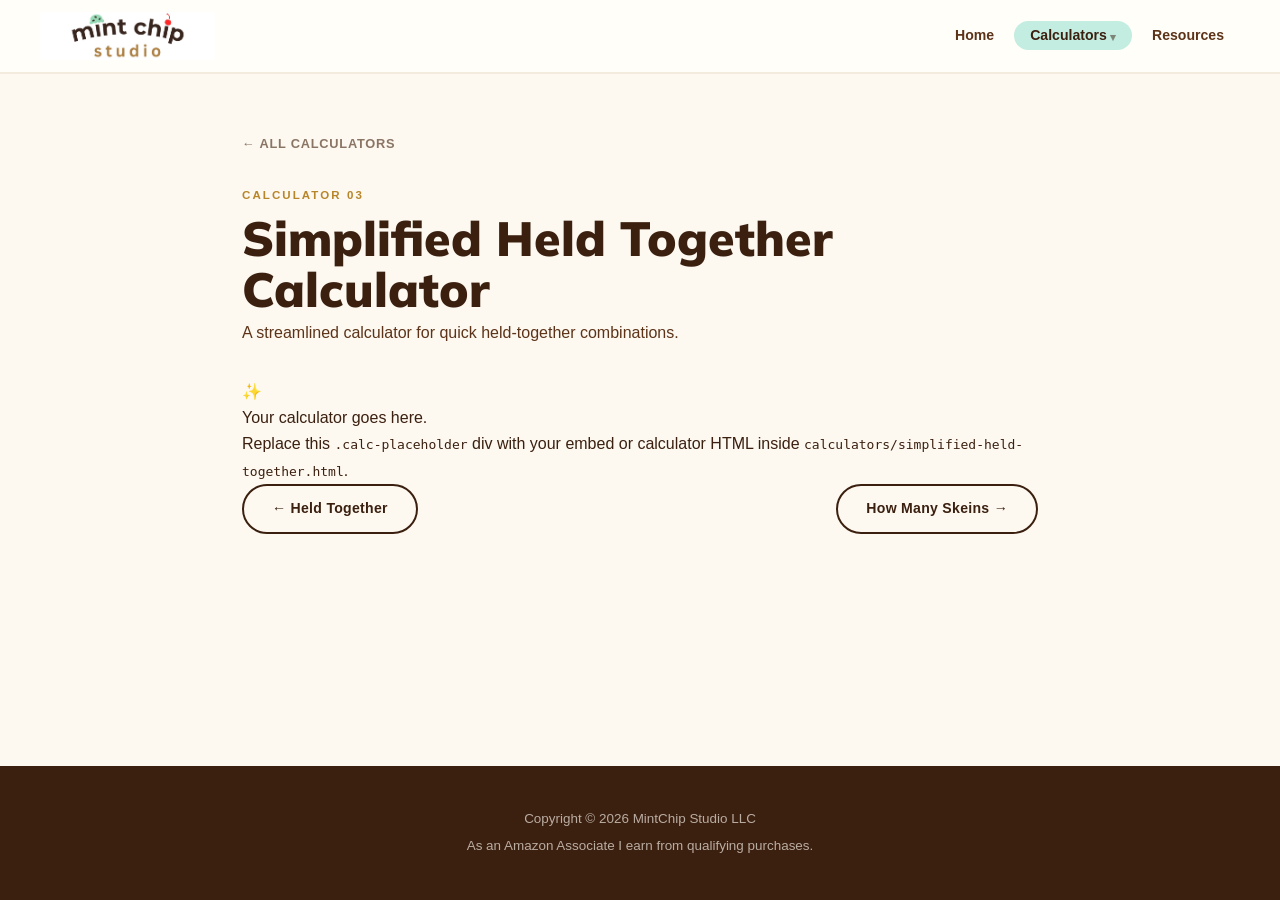
<file: mintchip222/calculators/simplified-held-together.html>
<!DOCTYPE html>
<html lang="en">
<head>
  <meta charset="UTF-8" />
  <meta name="viewport" content="width=device-width, initial-scale=1.0" />
  <title>Simplified Held Together Calculator — Mint Chip Studio</title>
  <link rel="stylesheet" href="/style.css" />
  <link rel="stylesheet" href="/calculators/calc.css" />
</head>
<body>
<nav>
  <div class="nav-inner">
    <a href="/" class="nav-logo"><img src="/logo-wide.png" alt="Mint Chip Studio" /></a>
    <button class="nav-toggle" aria-label="Toggle menu" onclick="document.querySelector('.nav-links').classList.toggle('open')">
      <span></span><span></span><span></span>
    </button>
    <ul class="nav-links">
      <li><a href="/">Home</a></li>
      <li class="nav-dropdown">
        <a href="/calculators/" class="active">Calculators</a>
        <ul class="dropdown-menu">
          <li><a href="/calculators/yarn-converter.html">Yarn Converter</a></li>
          <li><a href="/calculators/simplified-held-together.html">Simplified Held Together</a></li>
          <li><a href="/calculators/how-many-skeins.html">How Many Skeins Do I Need</a></li>
          <li><a href="/calculators/held-together-yarn-weight.html">Held Together Yarn Weight</a></li>
        </ul>
      </li>
      <li><a href="/resources.html">Resources</a></li>
    </ul>
  </div>
</nav>
<main>
  <div class="calc-page">
    <a href="/calculators/" class="back-link">← All Calculators</a>
    <div style="margin-bottom:2rem;">
      <span class="eyebrow">Calculator 03</span>
      <h1 style="font-size:clamp(1.8rem,4vw,3rem);font-weight:900;line-height:1.05;margin-bottom:0.4rem;">Simplified Held Together Calculator</h1>
      <p style="color:var(--brown-mid);">A streamlined calculator for quick held-together combinations.</p>
    </div>
    <div class="calc-box">
      <div class="calc-placeholder">
        <div class="placeholder-icon">✨</div>
        <p>Your calculator goes here.</p>
        <p class="placeholder-hint">Replace this <code>.calc-placeholder</code> div with your embed or calculator HTML inside <code>calculators/simplified-held-together.html</code>.</p>
      </div>
    </div>
    <div class="calc-subnav">
      <a href="/calculators/held-together-yarn-weight.html" class="btn">← Held Together</a>
      <a href="/calculators/how-many-skeins.html" class="btn">How Many Skeins →</a>
    </div>
  </div>
</main>
<footer>
  <p>Copyright &copy; 2026 MintChip Studio LLC</p>
  <p>As an Amazon Associate I earn from qualifying purchases.</p>
</footer>
</body>
</html>
</file>
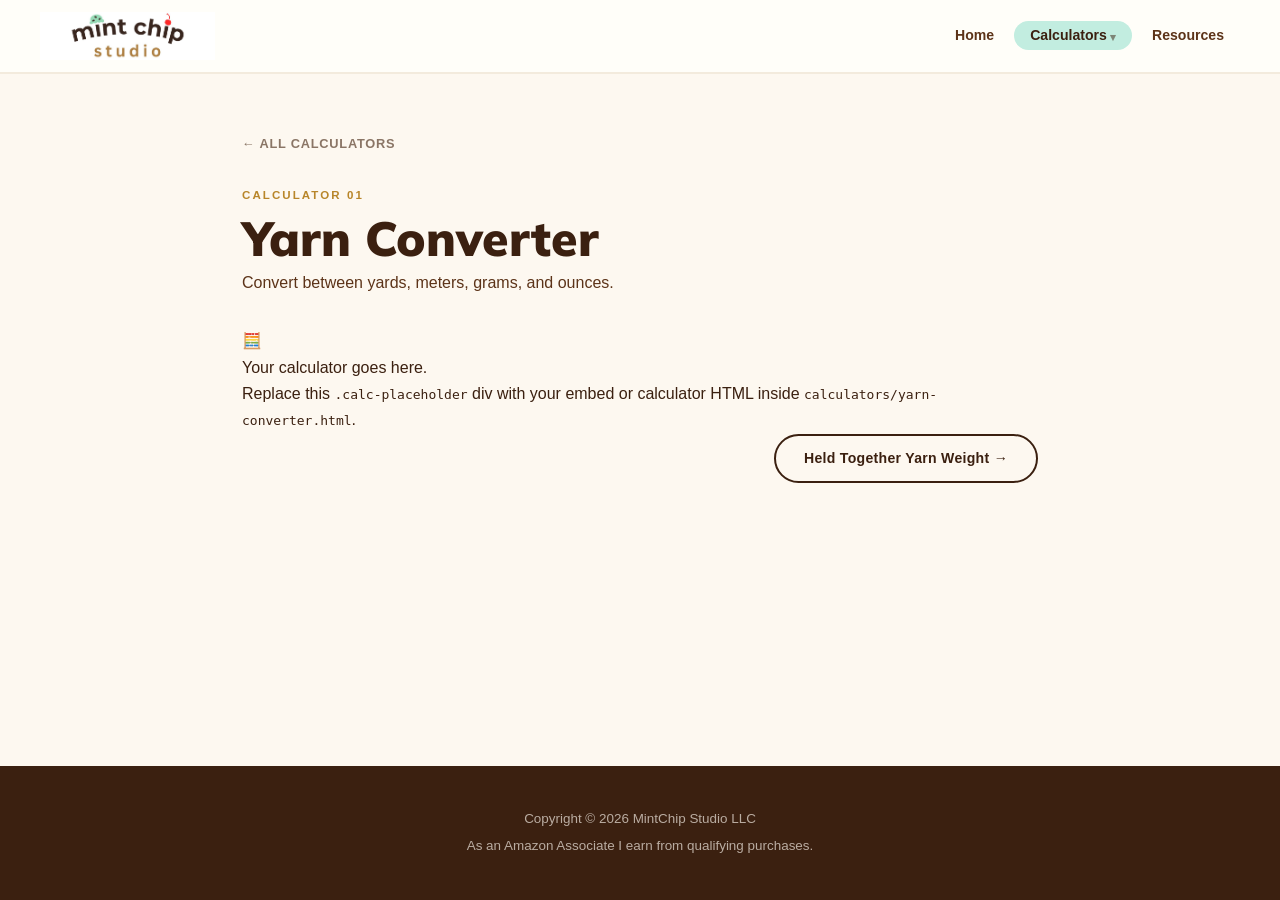
<file: mintchip222/calculators/yarn-converter.html>
<!DOCTYPE html>
<html lang="en">
<head>
  <meta charset="UTF-8" />
  <meta name="viewport" content="width=device-width, initial-scale=1.0" />
  <title>Yarn Converter — Mint Chip Studio</title>
  <link rel="stylesheet" href="/style.css" />
  <link rel="stylesheet" href="/calculators/calc.css" />
</head>
<body>
<nav>
  <div class="nav-inner">
    <a href="/" class="nav-logo"><img src="/logo-wide.png" alt="Mint Chip Studio" /></a>
    <button class="nav-toggle" aria-label="Toggle menu" onclick="document.querySelector('.nav-links').classList.toggle('open')">
      <span></span><span></span><span></span>
    </button>
    <ul class="nav-links">
      <li><a href="/">Home</a></li>
      <li class="nav-dropdown">
        <a href="/calculators/" class="active">Calculators</a>
        <ul class="dropdown-menu">
          <li><a href="/calculators/yarn-converter.html">Yarn Converter</a></li>
          <li><a href="/calculators/simplified-held-together.html">Simplified Held Together</a></li>
          <li><a href="/calculators/how-many-skeins.html">How Many Skeins Do I Need</a></li>
          <li><a href="/calculators/held-together-yarn-weight.html">Held Together Yarn Weight</a></li>
        </ul>
      </li>
      <li><a href="/resources.html">Resources</a></li>
    </ul>
  </div>
</nav>
<main>
  <div class="calc-page">
    <a href="/calculators/" class="back-link">← All Calculators</a>
    <div style="margin-bottom:2rem;">
      <span class="eyebrow">Calculator 01</span>
      <h1 style="font-size:clamp(1.8rem,4vw,3rem);font-weight:900;line-height:1.05;margin-bottom:0.4rem;">Yarn Converter</h1>
      <p style="color:var(--brown-mid);">Convert between yards, meters, grams, and ounces.</p>
    </div>
    <div class="calc-box">
      <div class="calc-placeholder">
        <div class="placeholder-icon">🧮</div>
        <p>Your calculator goes here.</p>
        <p class="placeholder-hint">Replace this <code>.calc-placeholder</code> div with your embed or calculator HTML inside <code>calculators/yarn-converter.html</code>.</p>
      </div>
    </div>
    <div class="calc-subnav">
      <span></span>
      <a href="/calculators/held-together-yarn-weight.html" class="btn">Held Together Yarn Weight →</a>
    </div>
  </div>
</main>
<footer>
  <p>Copyright &copy; 2026 MintChip Studio LLC</p>
  <p>As an Amazon Associate I earn from qualifying purchases.</p>
</footer>
</body>
</html>
</file>
<file: style.css>
@import url('https://fonts.googleapis.com/css2?family=Mulish:ital,wght@0,400;0,600;0,700;0,800;0,900;1,700&family=Montserrat:wght@800;900&display=swap');

/* ── BRAND TOKENS from logo ── */
:root {
  --brown:       #3b2010;
  --brown-mid:   #5c3318;
  --gold:        #b8862a;
  --gold-light:  #e8c97a;
  --mint:        #7ecfb3;
  --mint-dark:   #4aad8e;
  --mint-light:  #c2ede0;
  --cherry:      #e03030;
  --cream:       #fdf8f0;
  --cream-dark:  #f3ebdd;
  --warm-white:  #fffef9;
  --gray:        #8a7565;
}

*, *::before, *::after { box-sizing: border-box; margin: 0; padding: 0; }
html { scroll-behavior: smooth; }

body {
  font-family: Verdana, Geneva, sans-serif;
  background: var(--cream);
  color: var(--brown);
  line-height: 1.65;
  min-height: 100vh;
  display: flex;
  flex-direction: column;
}

h1, h2 {
  font-family: 'Mulish', sans-serif;
}

/* ── NAV ── */
nav {
  background: var(--warm-white);
  border-bottom: 2px solid var(--cream-dark);
  position: sticky;
  top: 0;
  z-index: 100;
  padding: 0 2rem;
}

.nav-inner {
  max-width: 1200px;
  margin: 0 auto;
  display: flex;
  align-items: center;
  justify-content: space-between;
  height: 72px;
  gap: 2rem;
}

.nav-logo { text-decoration: none; display: flex; align-items: center; gap: 0.6rem; }
.nav-logo img { height: 48px; width: auto; display: block; }
.nav-logo-text {
  font-family: 'Montserrat', sans-serif;
  font-weight: 900;
  font-size: 1.35rem;
  color: var(--brown);
  white-space: nowrap;
}

.nav-links {
  display: flex;
  align-items: center;
  gap: 0.25rem;
  list-style: none;
}

.nav-links a {
  text-decoration: none;
  color: var(--brown-mid);
  font-size: 0.88rem;
  font-weight: 700;
  padding: 0.4rem 1rem;
  border-radius: 100px;
  transition: color 0.2s, background 0.2s;
}

.nav-links a:hover, .nav-links a.active {
  color: var(--brown);
  background: var(--mint-light);
}

.nav-dropdown { position: relative; }
.nav-dropdown > a::after { content: ' ▾'; font-size: 0.7rem; opacity: 0.5; }

.dropdown-menu {
  display: none;
  position: absolute;
  top: calc(100% + 8px);
  left: 0;
  background: var(--warm-white);
  border: 2px solid var(--cream-dark);
  border-radius: 14px;
  padding: 0.5rem;
  min-width: 240px;
  box-shadow: 0 8px 28px rgba(59,32,16,0.1);
  list-style: none;
}
/* Invisible bridge over the gap above, so moving the mouse from the
   trigger link down into the menu doesn't break :hover mid-transit. */
.dropdown-menu::before {
  content: "";
  position: absolute;
  top: -8px;
  left: 0;
  right: 0;
  height: 8px;
}
.nav-dropdown:hover .dropdown-menu,
.nav-dropdown.open .dropdown-menu { display: block; }
.dropdown-menu a {
  display: block;
  padding: 0.5rem 0.9rem;
  font-size: 0.85rem;
  font-weight: 600;
  color: var(--brown-mid);
  text-decoration: none;
  border-radius: 8px;
  transition: background 0.15s, color 0.15s;
}
.dropdown-menu a:hover { background: var(--mint-light); color: var(--brown); }

.nav-toggle {
  display: none;
  background: none;
  border: none;
  cursor: pointer;
  flex-direction: column;
  gap: 5px;
  padding: 4px;
}
.nav-toggle span { display: block; width: 22px; height: 2.5px; background: var(--brown); border-radius: 2px; }

/* ── BUTTONS ── */
.btn {
  display: inline-block;
  padding: 0.7rem 1.75rem;
  border-radius: 100px;
  font-family: Verdana, Geneva, sans-serif;
  font-size: 0.88rem;
  font-weight: 800;
  letter-spacing: 0.02em;
  text-decoration: none;
  border: 2.5px solid var(--brown);
  color: var(--brown);
  background: transparent;
  transition: all 0.2s;
  cursor: pointer;
}
.btn:hover { background: var(--brown); color: var(--cream); }

.btn-mint { background: var(--mint); border-color: var(--mint); color: var(--brown); }
.btn-mint:hover { background: var(--mint-dark); border-color: var(--mint-dark); color: white; }

.btn-gold { background: var(--gold); border-color: var(--gold); color: white; }
.btn-gold:hover { background: var(--brown); border-color: var(--brown); }

/* ── FOOTER ── */
footer {
  background: var(--brown);
  color: rgba(253,248,240,0.65);
  text-align: center;
  padding: 2.5rem 2rem;
  font-size: 0.84rem;
  line-height: 2;
  margin-top: auto;
}
footer a { color: var(--mint-light); text-decoration: none; }
footer a:hover { text-decoration: underline; }

/* ── UTILITIES ── */
.eyebrow {
  font-size: 0.72rem;
  font-weight: 800;
  letter-spacing: 0.18em;
  text-transform: uppercase;
  color: var(--gold);
  display: block;
  margin-bottom: 0.5rem;
}

/* ── RESPONSIVE ── */
@media (max-width: 700px) {
  .nav-links { display: none; }
  .nav-links.open {
    display: flex;
    flex-direction: column;
    align-items: flex-start;
    position: absolute;
    top: 72px; left: 0; right: 0;
    background: var(--warm-white);
    border-bottom: 2px solid var(--cream-dark);
    padding: 1rem;
    gap: 0.25rem;
    z-index: 99;
  }
  .nav-toggle { display: flex; }
  .dropdown-menu { position: static; box-shadow: none; border: none; background: transparent; padding-left: 0.75rem; }
  .nav-dropdown:hover .dropdown-menu { display: none; }
  .nav-dropdown.open .dropdown-menu { display: block; }
}
</file>
<file: calculators/calc.css>
/* Shared calculator page styles */

.page-header {
  background: var(--warm-white);
  border-bottom: 2px solid var(--cream-dark);
  padding: 4rem 2rem 3.5rem;
  text-align: center;
}

.page-header h1 {
  font-size: clamp(2rem, 5vw, 3.2rem);
  font-weight: 900;
  line-height: 1.05;
  margin: 0.5rem 0 0.75rem;
}

.page-header p {
  color: var(--brown-mid);
  font-size: 1rem;
  max-width: 480px;
  margin: 0 auto;
}

.calc-page {
  max-width: 860px;
  margin: 0 auto;
  padding: 3.5rem 2rem 6rem;
}

.back-link {
  display: inline-block;
  font-size: 0.8rem;
  font-weight: 700;
  letter-spacing: 0.06em;
  text-transform: uppercase;
  color: var(--gray);
  text-decoration: none;
  margin-bottom: 2rem;
  transition: color 0.2s;
}
.back-link:hover { color: var(--mint-dark); }

.calc-subnav {
  display: flex;
  justify-content: space-between;
  align-items: center;
  gap: 1rem;
  flex-wrap: wrap;
}

@media (max-width: 600px) {
  .calc-subnav { flex-direction: column; align-items: flex-start; }
}
</file>
